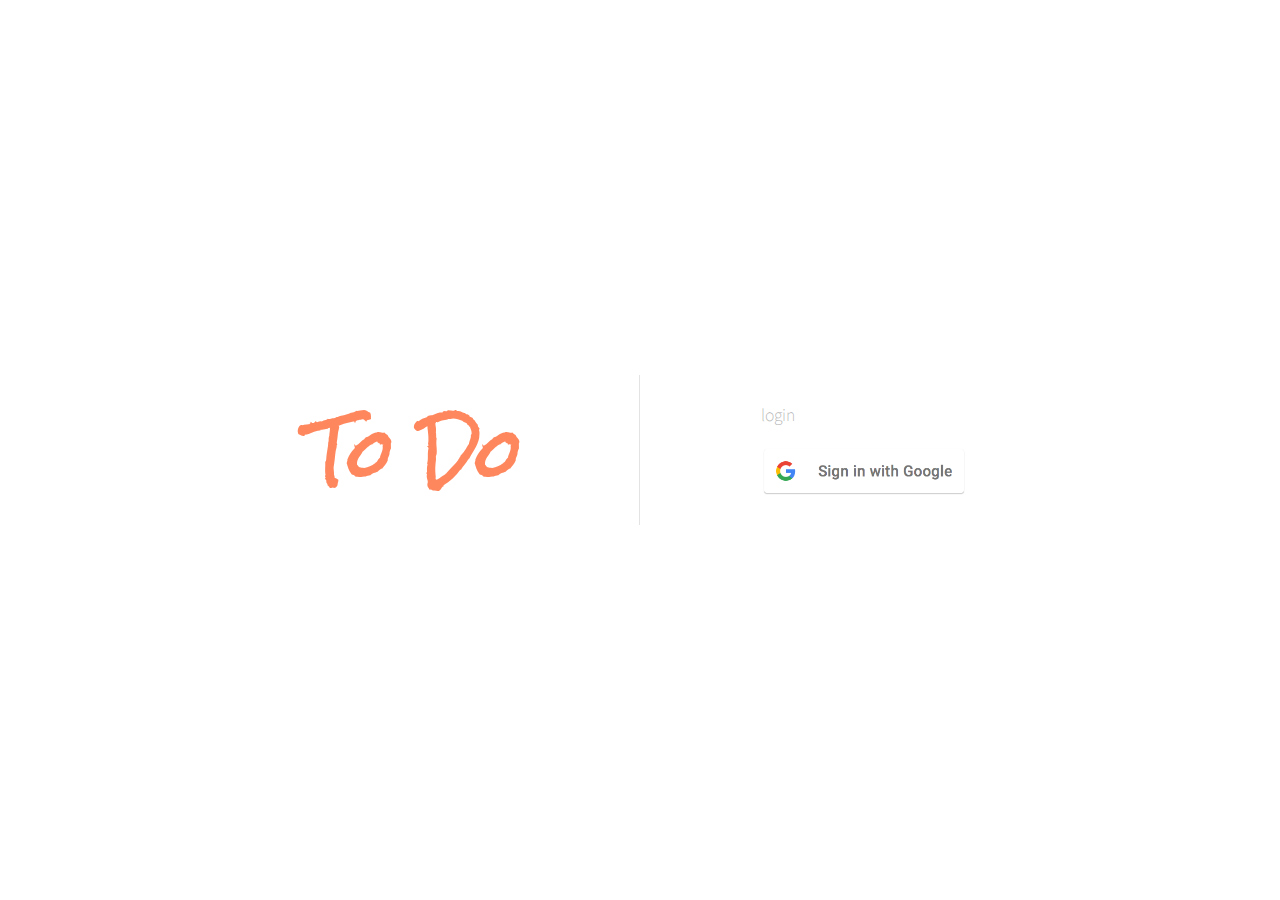
<file: public/index.html>
<!DOCTYPE html>
<html>
<head>
	<meta name="viewport" content="width=device-width, initial-scale=1">
	<title>로그인</title>
	<meta charset="utf-8">
	<link href="https://fonts.googleapis.com/css?family=Noto+Sans+KR:100,300,400,500,700,900|Open+Sans+Condensed:300|Rock+Salt&display=swap" rel="stylesheet"> 
	<link rel="stylesheet" type="text/css" href="css/login.css">
</head>
<body>
	<div id="container">
		<section>
			<div class="inner">
				<h1 class="logo">To Do</h1>
				<div class="loginbtn">
					<label>login</label>
					<a href="/login">google 로그인</a>
				</div>
			</div>
		</section>
	</div>
</body>
</html>
</file>
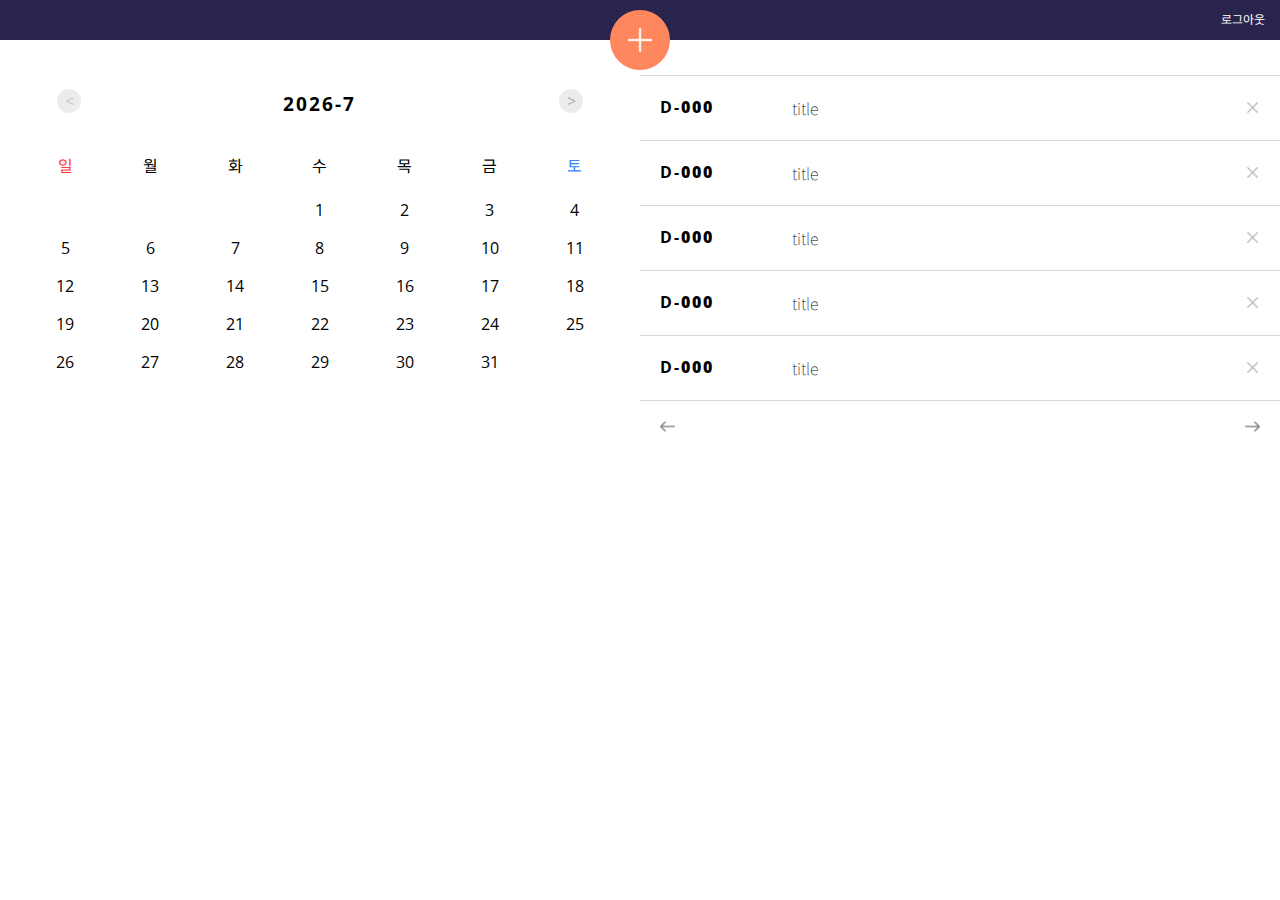
<file: public/todoList.html>
<!DOCTYPE html>
<html>
<head>
	<meta name="viewport" content="width=device-width, initial-scale=1">
	<title>To Do</title>
	<meta charset="utf-8">

	<link rel="stylesheet" type="text/css" href="css/todolist.css">
	<link rel="stylesheet" type="text/css" href="css/media.css" media="(max-width:768px)">
	<link href="https://fonts.googleapis.com/css?family=Noto+Sans+KR:100,300,400,500,700,900|Open+Sans+Condensed:300&display=swap" rel="stylesheet"> 
	<script type="text/javascript" src="js/jquery-3.4.1.min.js"></script>
	<script type="text/javascript" src="js/calender.js"></script>
	<script>
		$(document).ready(
			function(){
				// 추가 버튼 누르면 취소 버튼 활성화
				$(".plus").click(
					function(){
						$("section").addClass("popupDown");
						$("section").removeClass("popupUp");
						$(".plus").addClass("hide");
						$(".cancel").addClass("show");
					}
				);

				// 취소 버튼 누르면 추가 버튼 활성화
				$(".cancel").click(
					function(){
						$("section").toggleClass("popupDown");
						$("section").toggleClass("popupUp");
						$(".plus").removeClass("hide");
						$(".cancel").removeClass("show");
					}
				);

				// 특정 날을 달력에서 클릭하면 다른 날 클릭 비활성화
				$(".calendar-body tr td").click(
					function(){
						$(this).addClass("dayClick");
						$(this).siblings().removeClass("dayClick");
						$(this).parent().siblings().children().removeClass("dayClick");
					}
				);
				
				// //로그인에 성공하면 안에 있는 텍스트가 '로그아웃'으로 변경
				// if($("").()){
				// 	$("#navi .login").text('로그아웃');
				// }



				//텍스트가 '로그아웃'으로 바뀐 상태에서 클릭하면 텍스트를 '로그인'으로 변경
				// let loginText = '로그아웃'

				// $("#navi .login").click(
				// 	function(){
				// 		if(loginText.match("로그아웃") == "로그아웃"){
				// 			$("#navi .login").text('로그인');
				// 		}
				// 	}
				// );

				// 현재 날짜가 종료일로 기본 설정 되도록 설정
				document.getElementById('now_date').valueAsDate = new Date();
			}	
		);

		

	</script>
</head>
<body>
	<div id="container">
		<!-- 상단 영역---------------------------------------------------------------------------------------------------------- -->
		<header>
			<nav id="navi">
				<a class="plus " href="#">추가</a>
				<a class="cancel" href="#">취소</a>
				<a class="login" href="/common/logout">로그아웃</a>
			</nav>
		</header>
		
		<section>
			<div id="pluslist">
				<div>
					<form class="todoTitle" action="">
						<label>할 일</label>
						<input type="text" maxlength="15">
					</form>
					<form class="todoDday" action="">
						<label>종료일</label>
						<input type="date" id="now_date" max="9999-12-31">
					</form>
				</div>
				<input class="submit" type="submit" value="등록"></input>
			</div>
			<!-- 컨텐츠 영역---------------------------------------------------------------------------------------------------------- -->
			<!-- 달력--------------------------------- -->
			<div id="left">
				<table id="calendar" align="center">
		          	<thead class="arrow">
		            	<tr class="btn-wrap clearfix">
			              	<td>
			                	<label id="prev">
			                   		&#60;
			                	</label>
			              	</td>
			              	<td align="center" id="current-year-month" colspan="5"></td>
			              	<td>
			                	<label id="next" >
			                    	&#62;
			                	</label>
			              	</td>
		            	</tr>
		            </thead>
		            <thead class="day">
		            	<tr>
			                <td class ="sun" align="center">일</td>
			                <td align="center">월</td>
			                <td align="center">화</td>
			                <td align="center">수</td>
			                <td align="center">목</td>
			                <td align="center">금</td>
			                <td class= "sat" align="center">토</td>
		              	</tr>
		          	</thead>
		          	<tbody id="calendar-body" class="calendar-body">
		          		<tr class="col1">
		          			<td class="1"></td>
		          			<td class="2"></td>
		          			<td class="3"></td>
		          			<td class="4"></td>
		          			<td class="5"></td>
		          			<td class="6"></td>
		          			<td class="7"></td>
		          		</tr>
		          		<tr class="col2">
		          			<td class="8"></td>
		          			<td class="9"></td>
		          			<td class="10"></td>
		          			<td class="11"></td>
		          			<td class="12"></td>
		          			<td class="13"></td>
		          			<td class="14"></td>
		          		</tr>
		          		<tr class="col3">
		          			<td class="15"></td>
		          			<td class="16"></td>
		          			<td class="17"></td>
		          			<td class="18"></td>
		          			<td class="19"></td>
		          			<td class="20"></td>
		          			<td class="21"></td>
		          		</tr>
		          		<tr class="col4">
		          			<td class="22"></td>
		          			<td class="23"></td>
		          			<td class="24"></td>
		          			<td class="25"></td>
		          			<td class="26"></td>
		          			<td class="27"></td>
		          			<td class="28"></td>
		          		</tr>
		          		<tr class="col5">
		          			<td class="29"></td>
		          			<td class="30"></td>
		          			<td class="31"></td>
		          			<td class="32"></td>
		          			<td class="33"></td>
		          			<td class="34"></td>
		          			<td class="35"></td>
		          		</tr>
		          		<tr class="col6">
		          			<td class="36"></td>
		          			<td class="37"></td>
		          			<td class="38"></td>
		          			<td class="39"></td>
		          			<td class="40"></td>
		          			<td class="41"></td>
		          			<td class="42"></td>
		          		</tr>
		          	</tbody>
		        </table>
			</div>
			<!-- to do 목록--------------------------------- -->
			<div id="todo">
				<div id="inner">
					<ul class="page">
						<li>
							<div class="content">
								<span class="dday">D-<b>000</b></span>
								<p class="title">title</p>
								<button class="delect">삭제</button>
							</div>
						</li>
						<li>
							<div class="content">
								<span class="dday">D-<b>000</b></span>
								<p class="title">title</p>
								<button class="delect">삭제</button>
							</div>
						</li>
						<li>
							<div class="content">
								<span class="dday">D-<b>000</b></span>
								<p class="title">title</p>
								<button class="delect">삭제</button>
							</div>
						</li>
						<li>
							<div class="content">
								<span class="dday">D-<b>000</b></span>
								<p class="title">title</p>
								<button class="delect">삭제</button>
							</div>
						</li>
						<li>
							<div class="content">
								<span class="dday">D-<b>000</b></span>
								<p class="title">title</p>
								<button class="delect">삭제</button>
							</div>
						</li>
					</ul>
					<div id="paging">
						<div class="btns">
							<a class="btnPrev" href="#"><em>이전</em></a>
							<a class="btnNext" href="#"><em>다음</em></a>
						</div>
					</div>
				</div>
			</div>
		</section>
	</div>
</body>
</html>
</file>
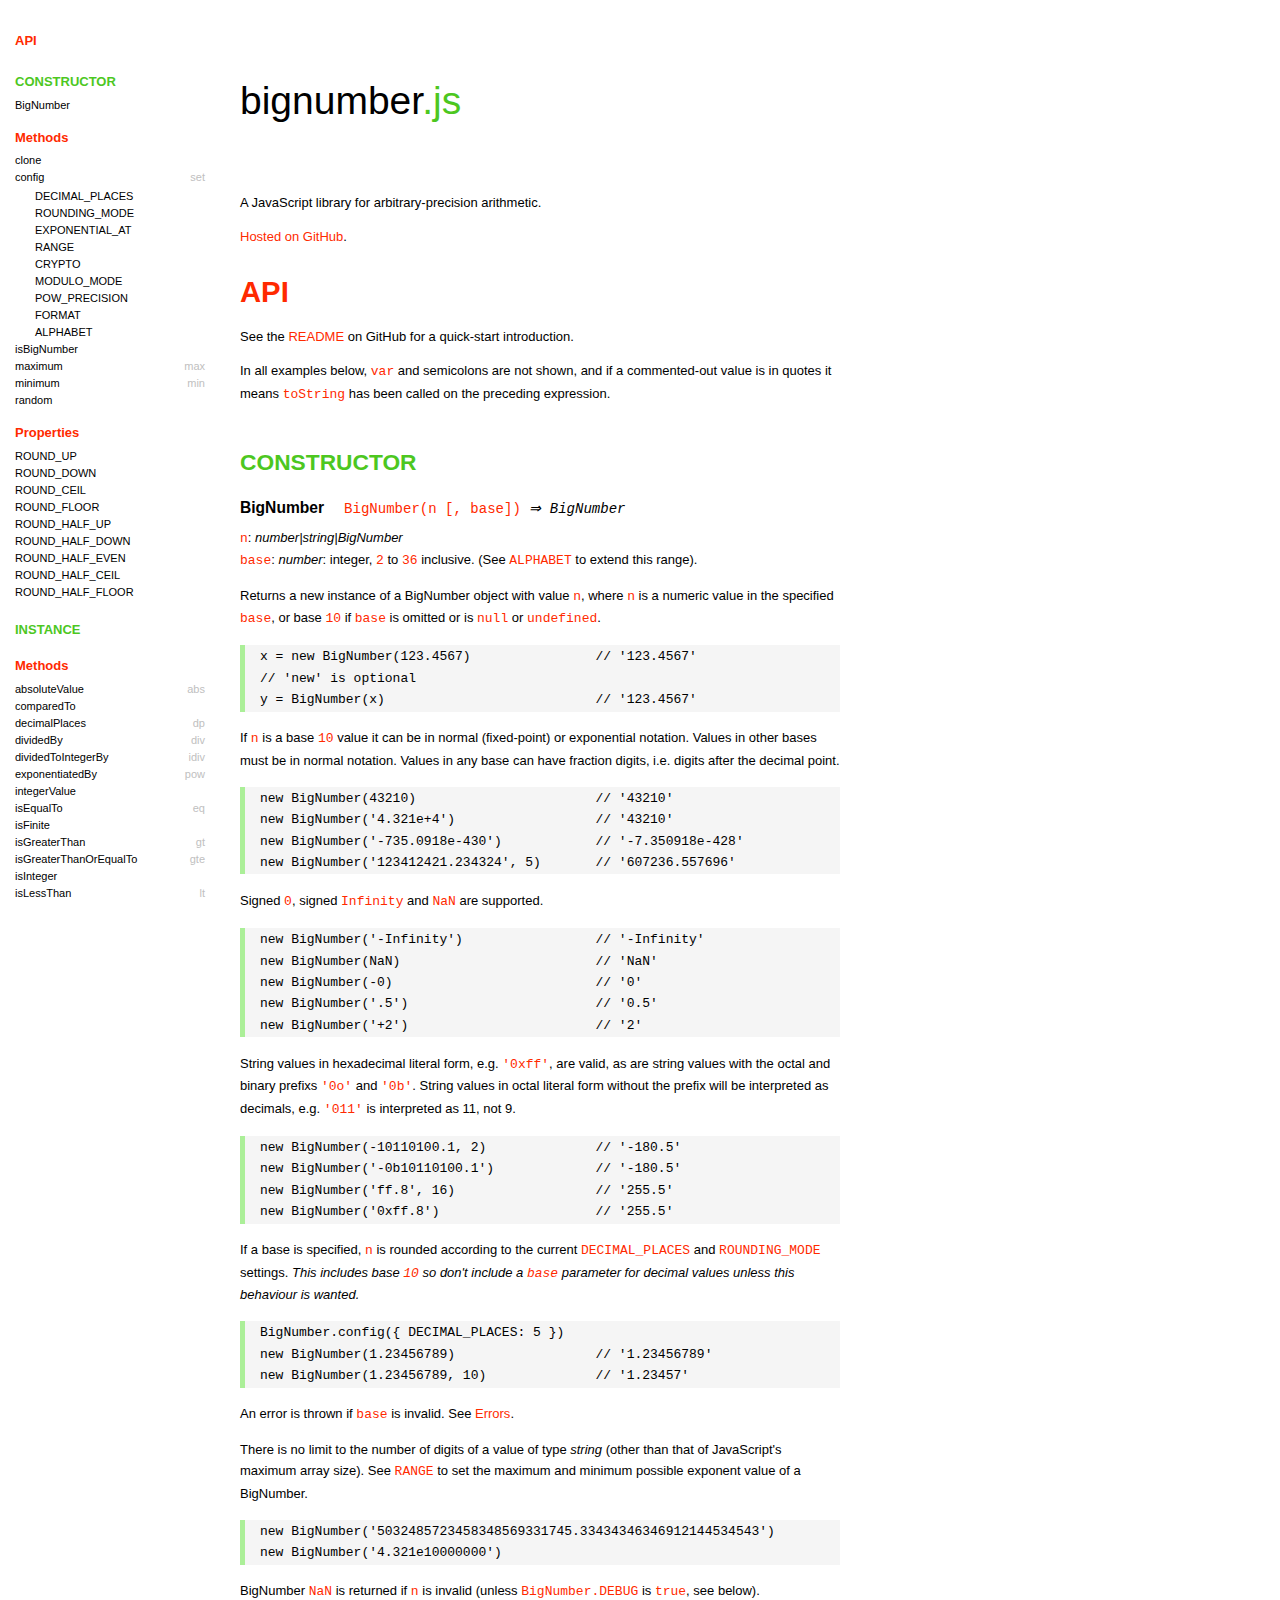
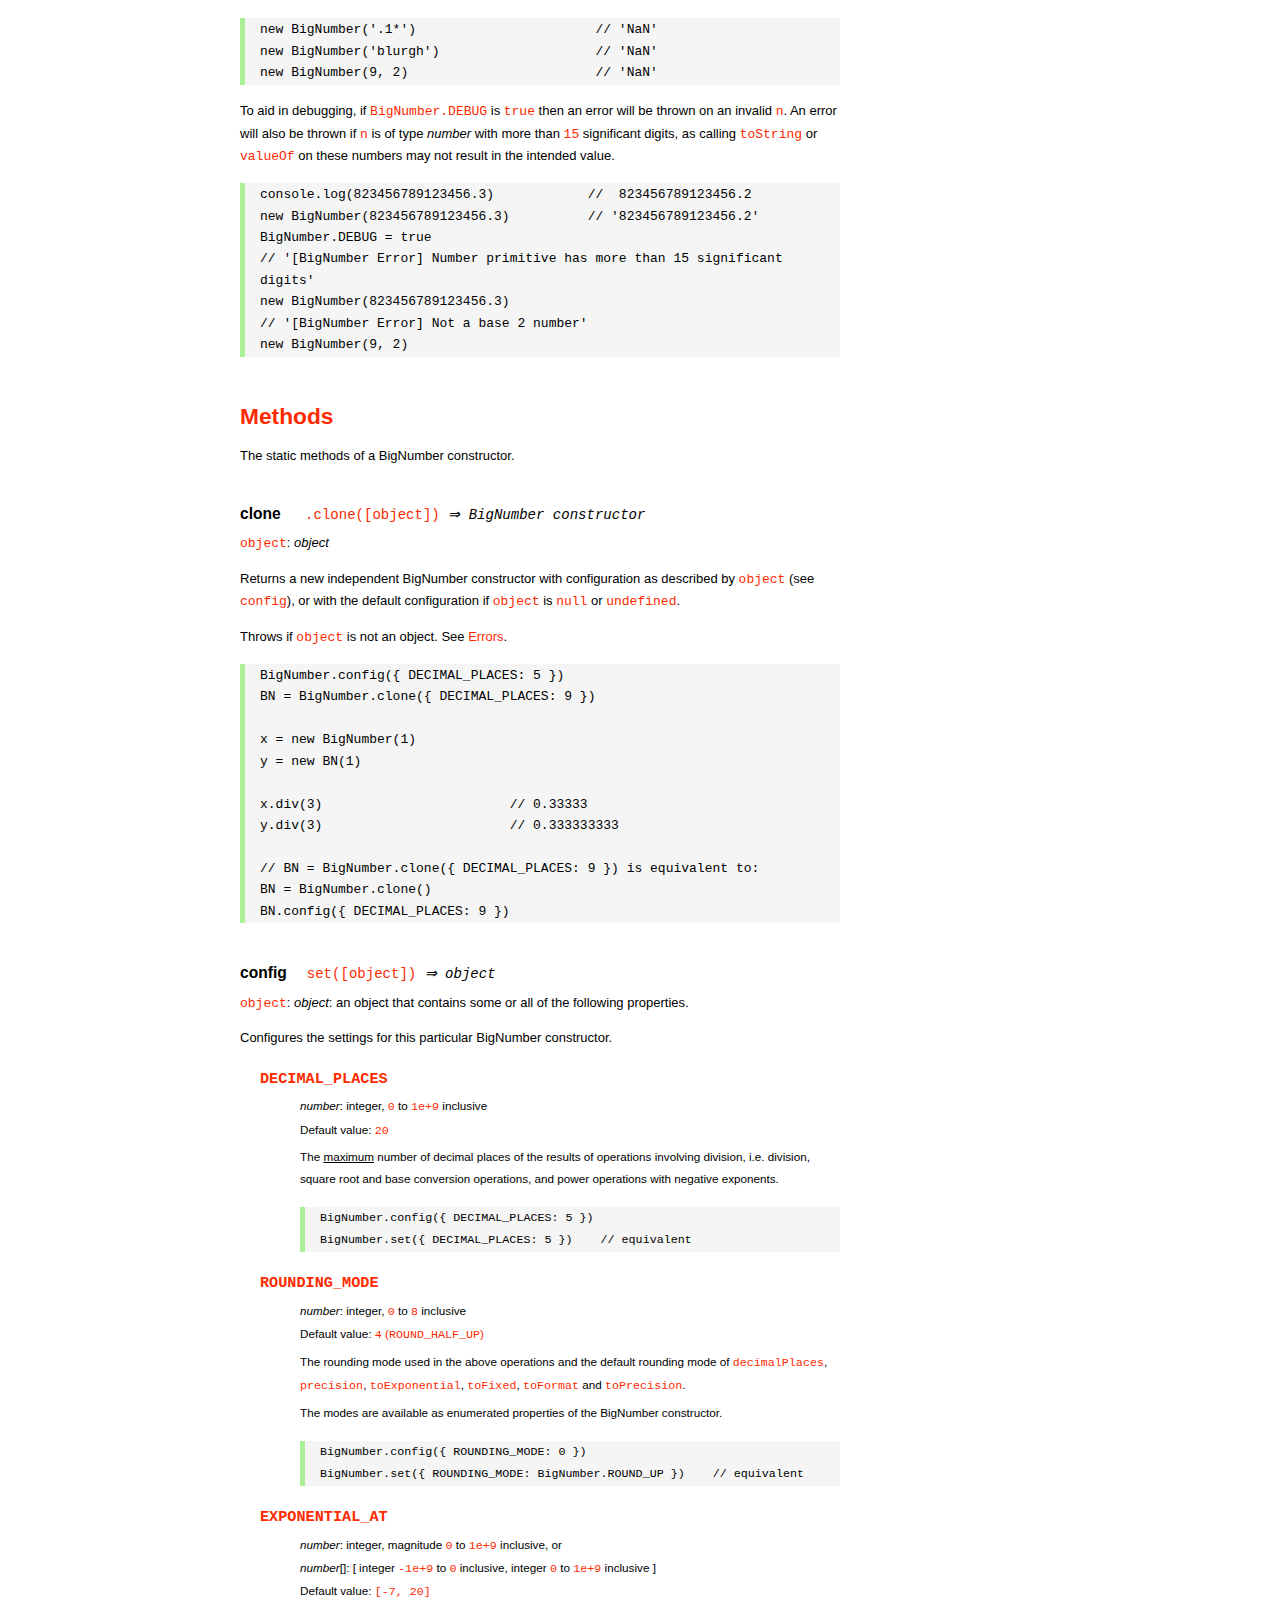
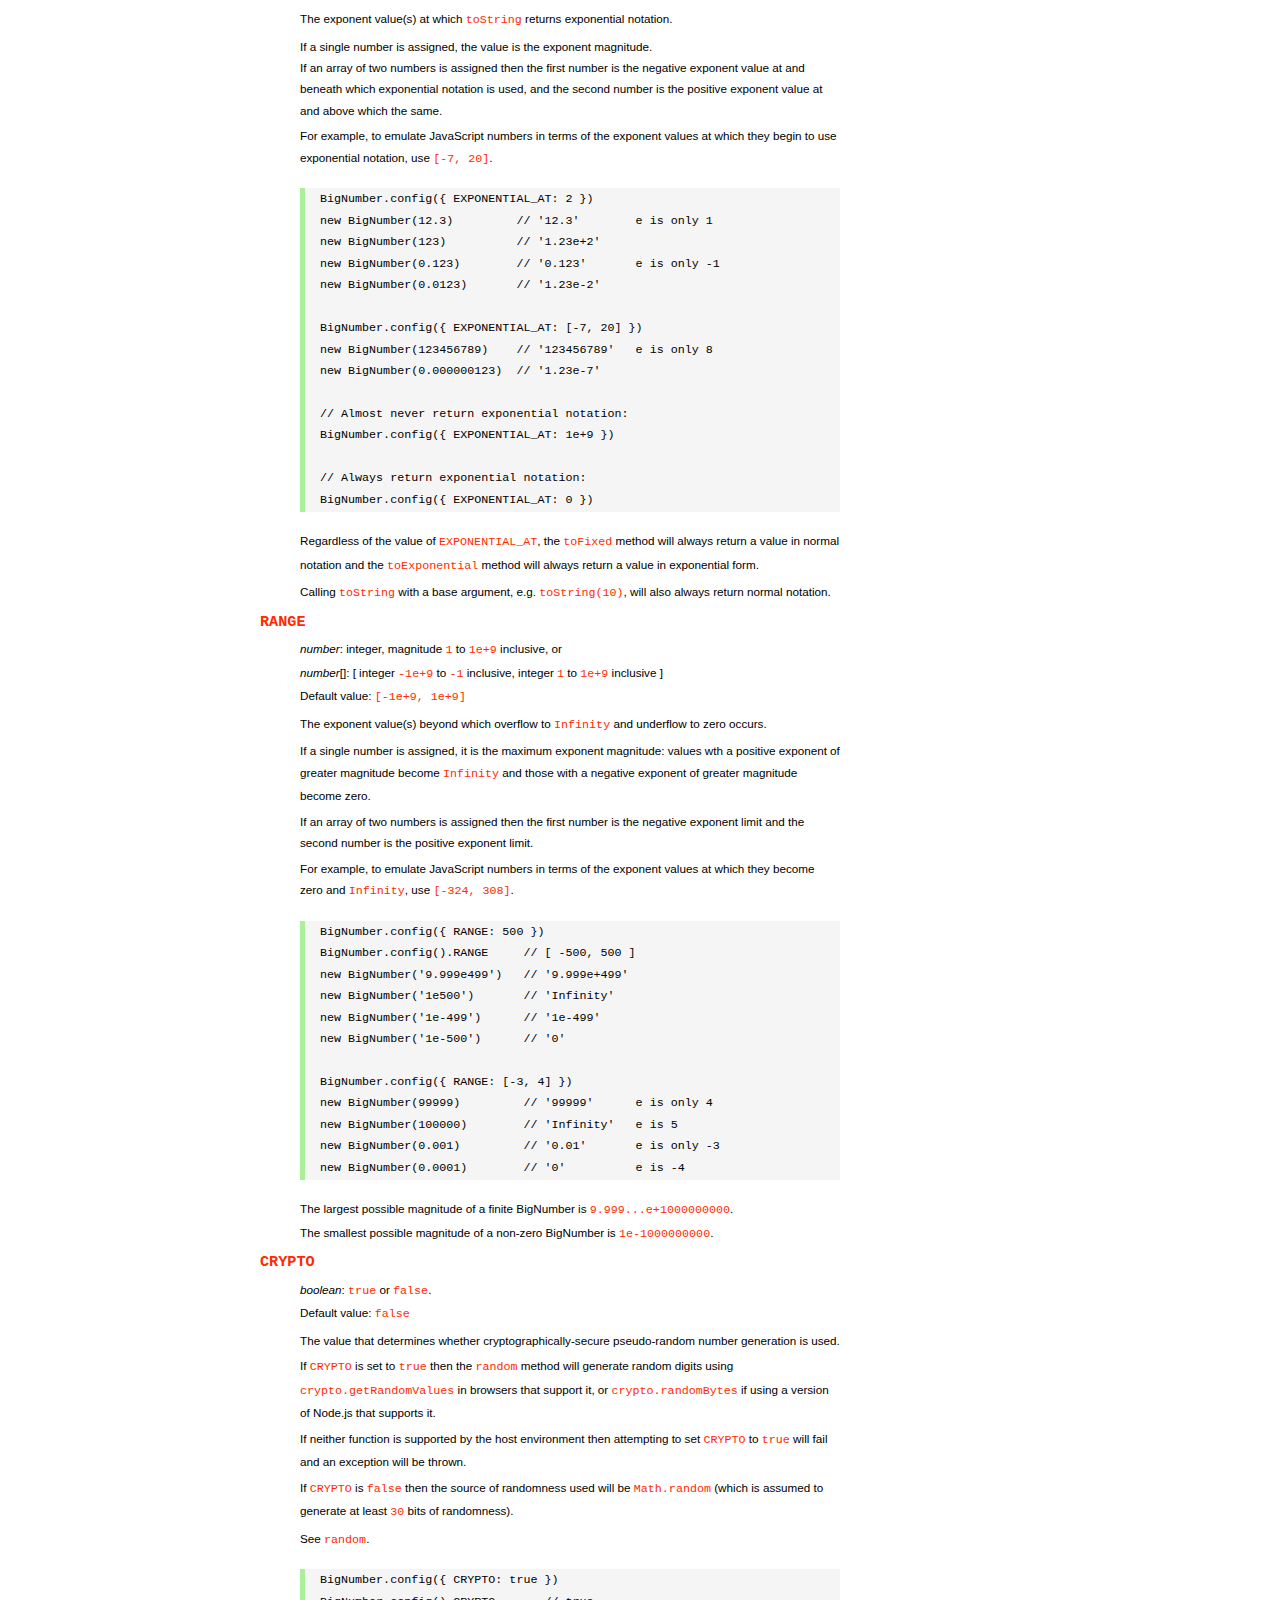
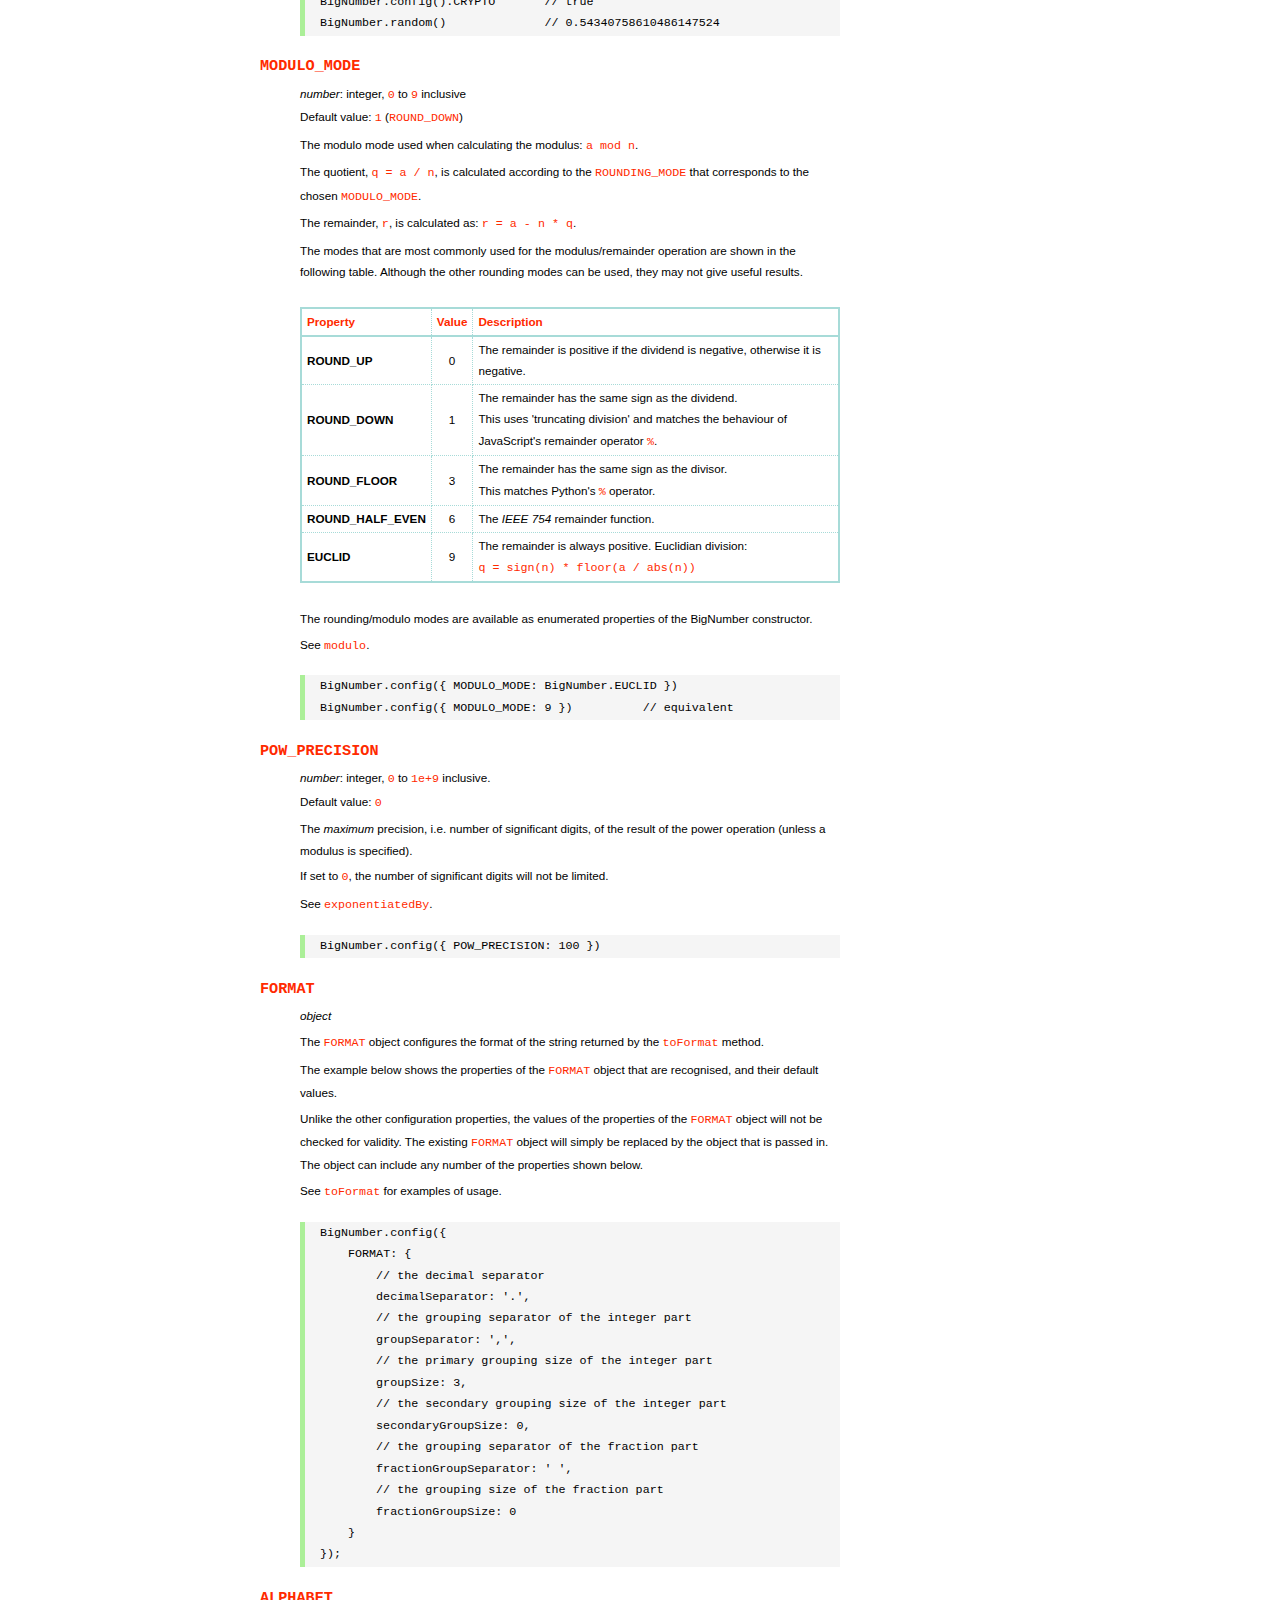
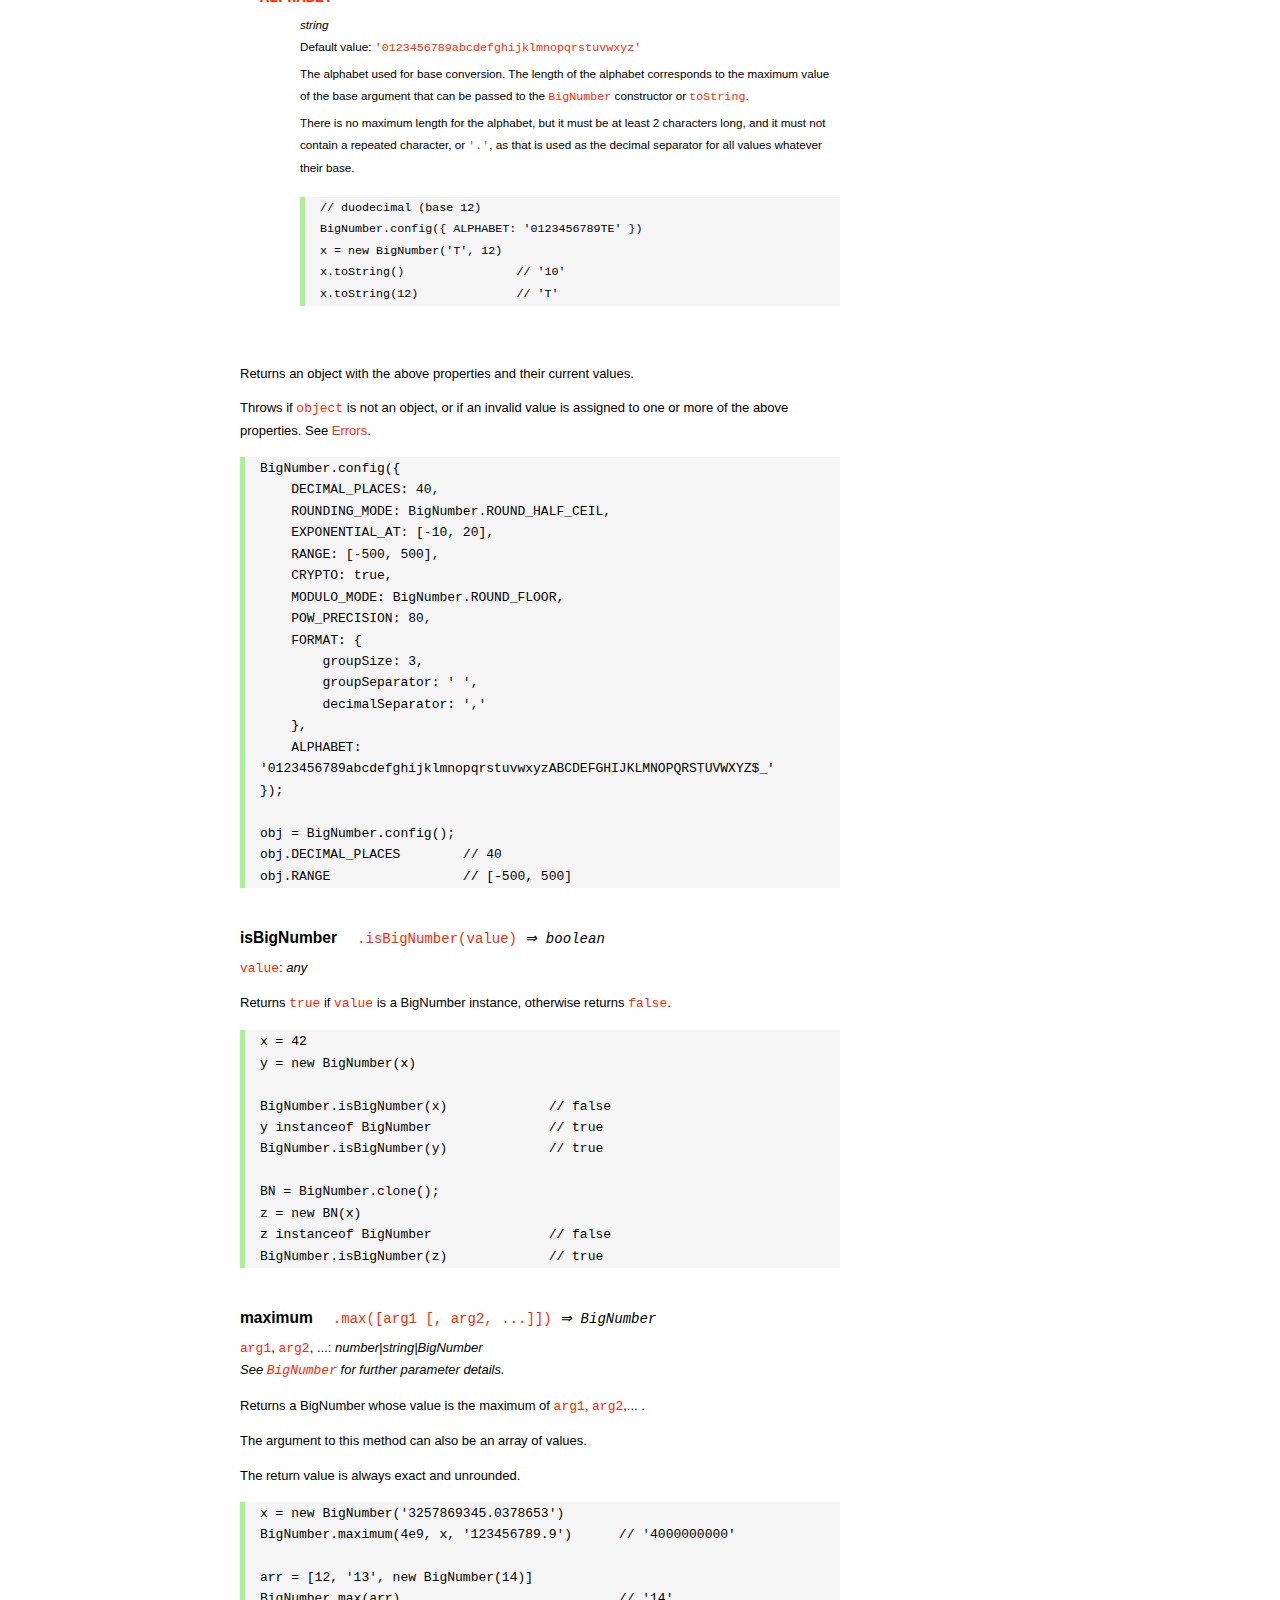
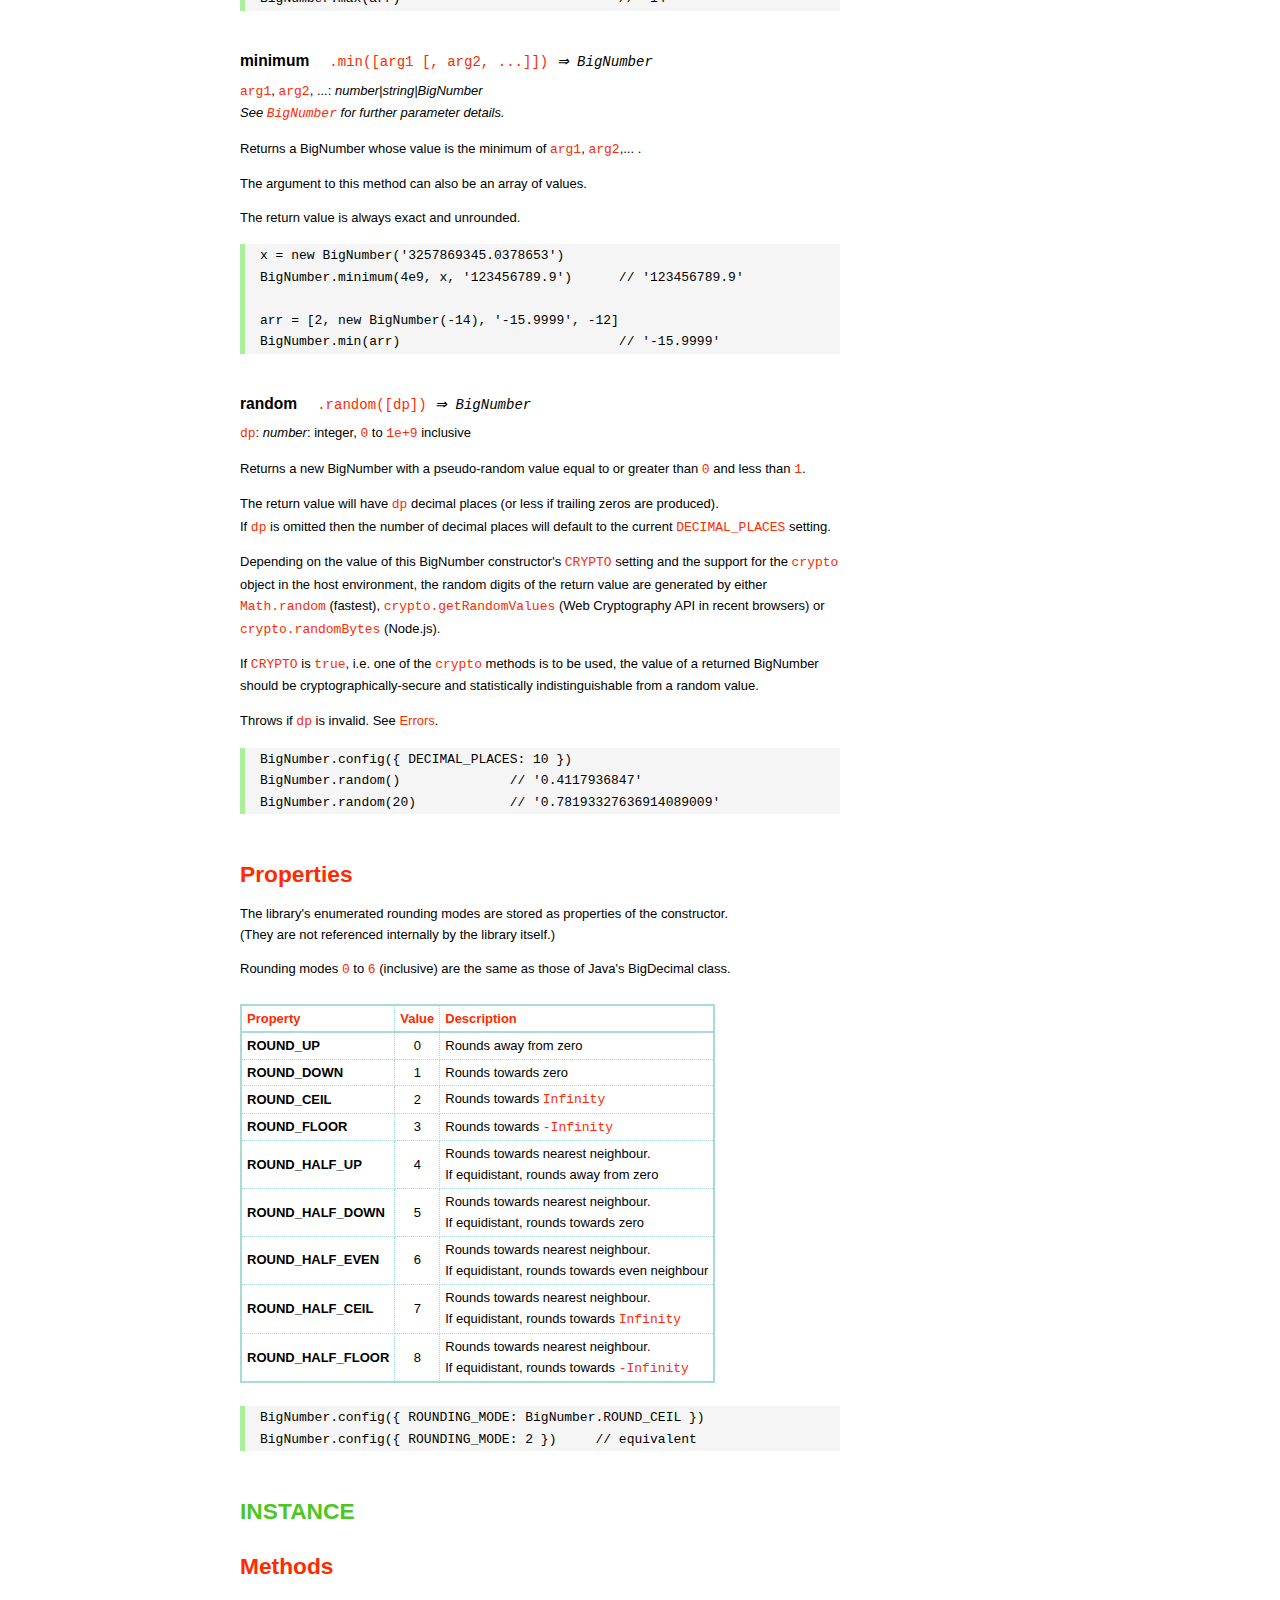
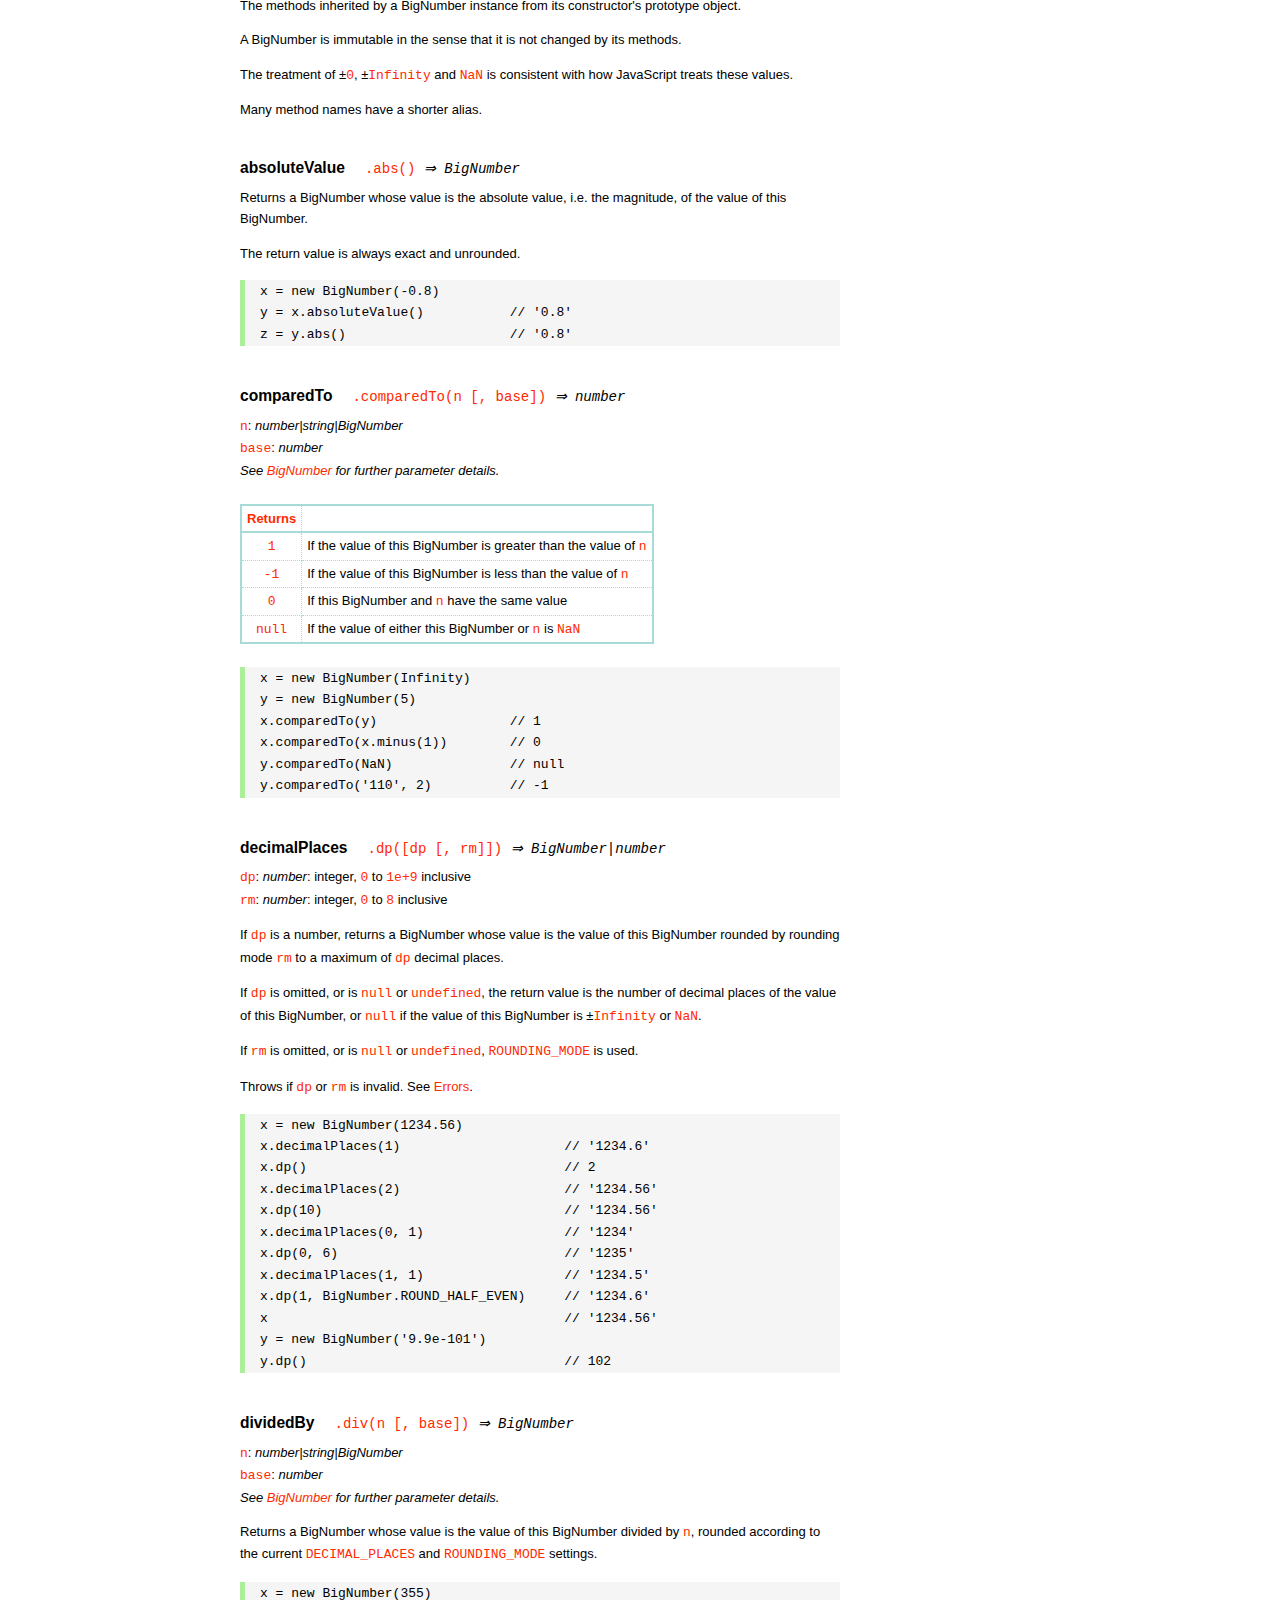
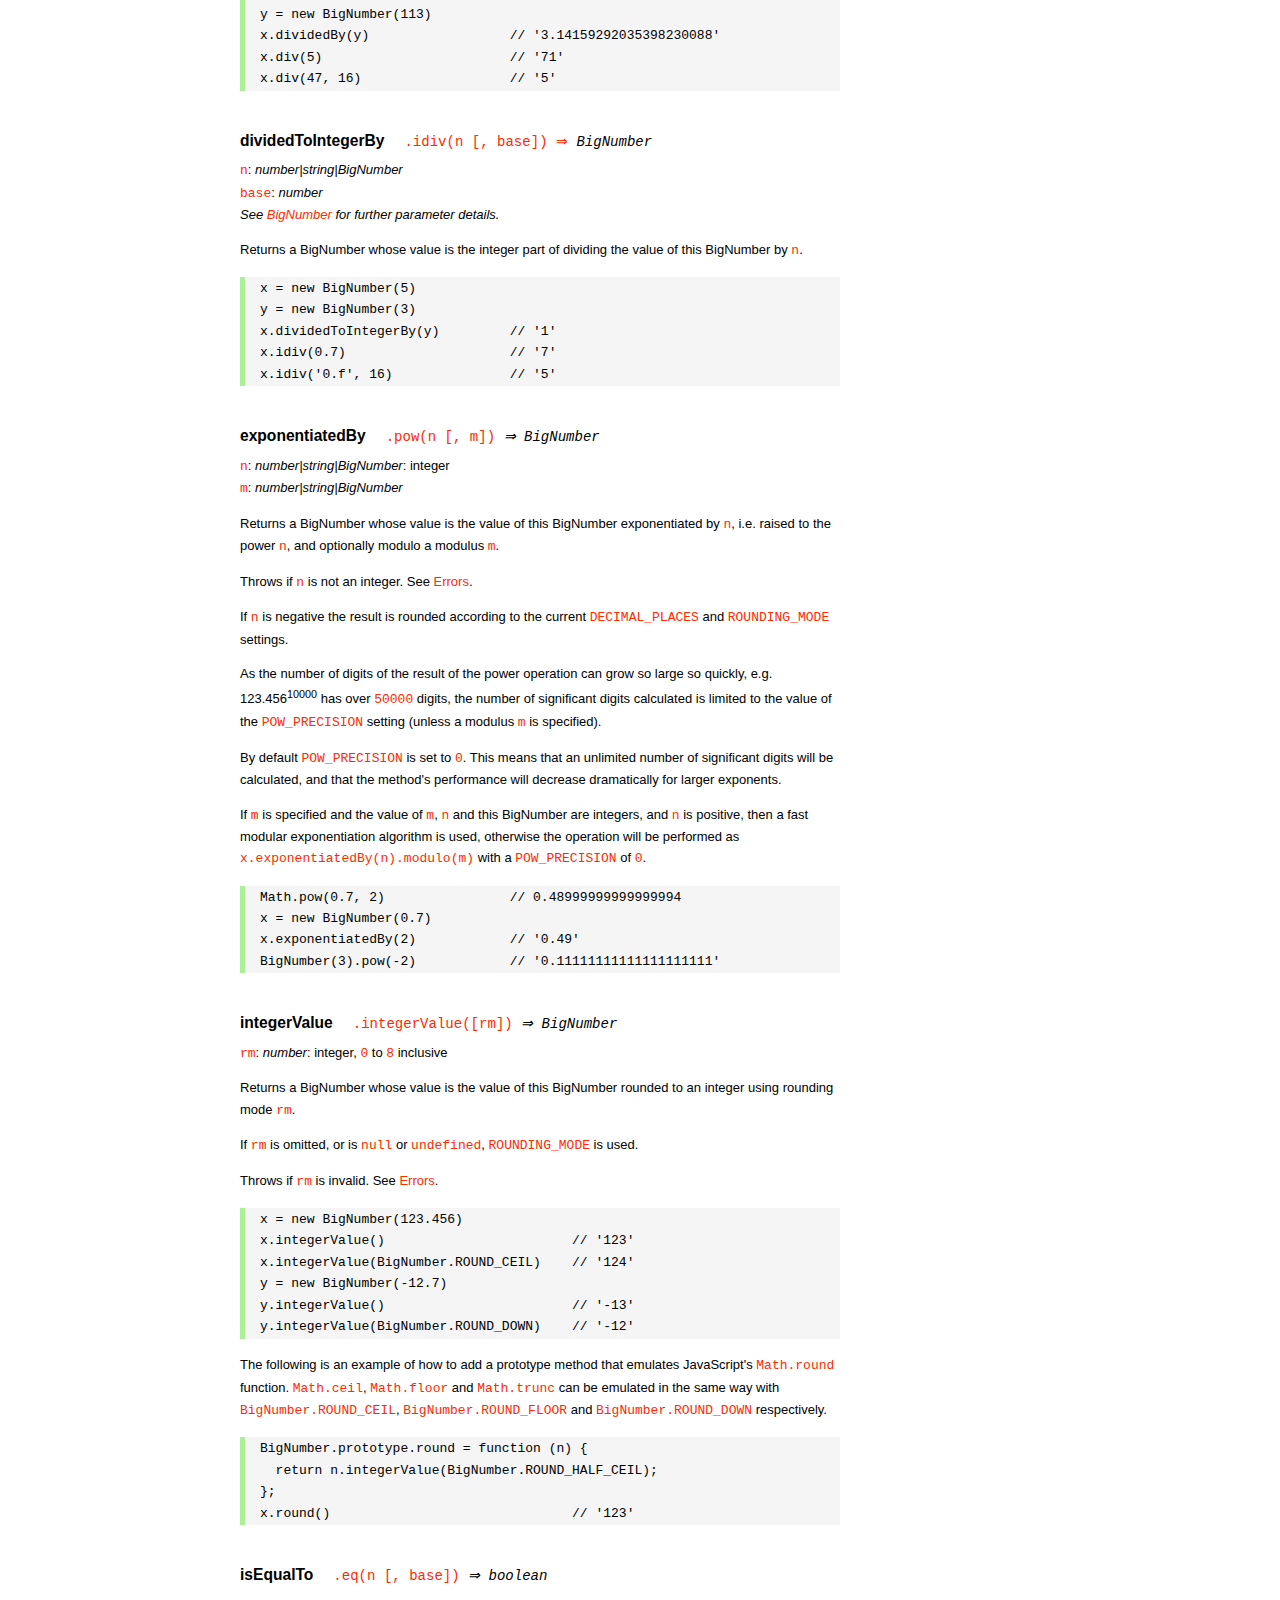
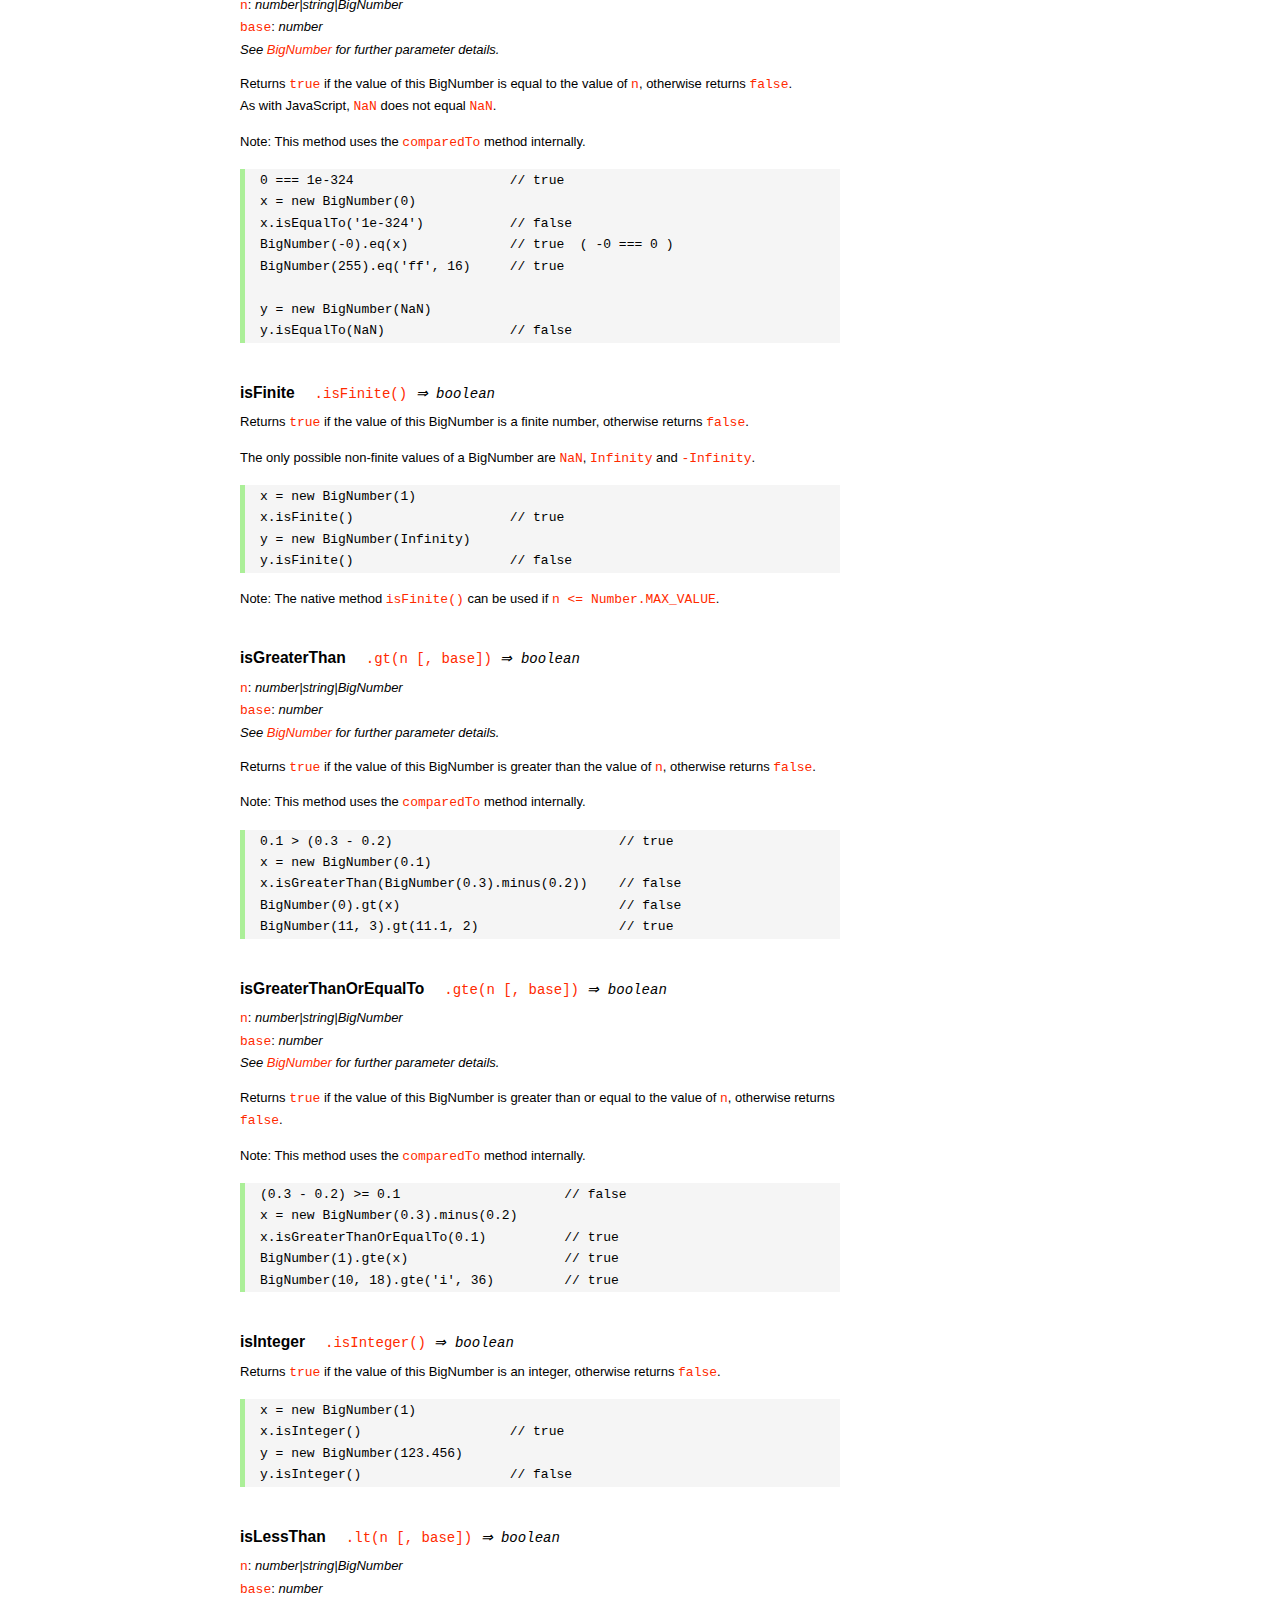
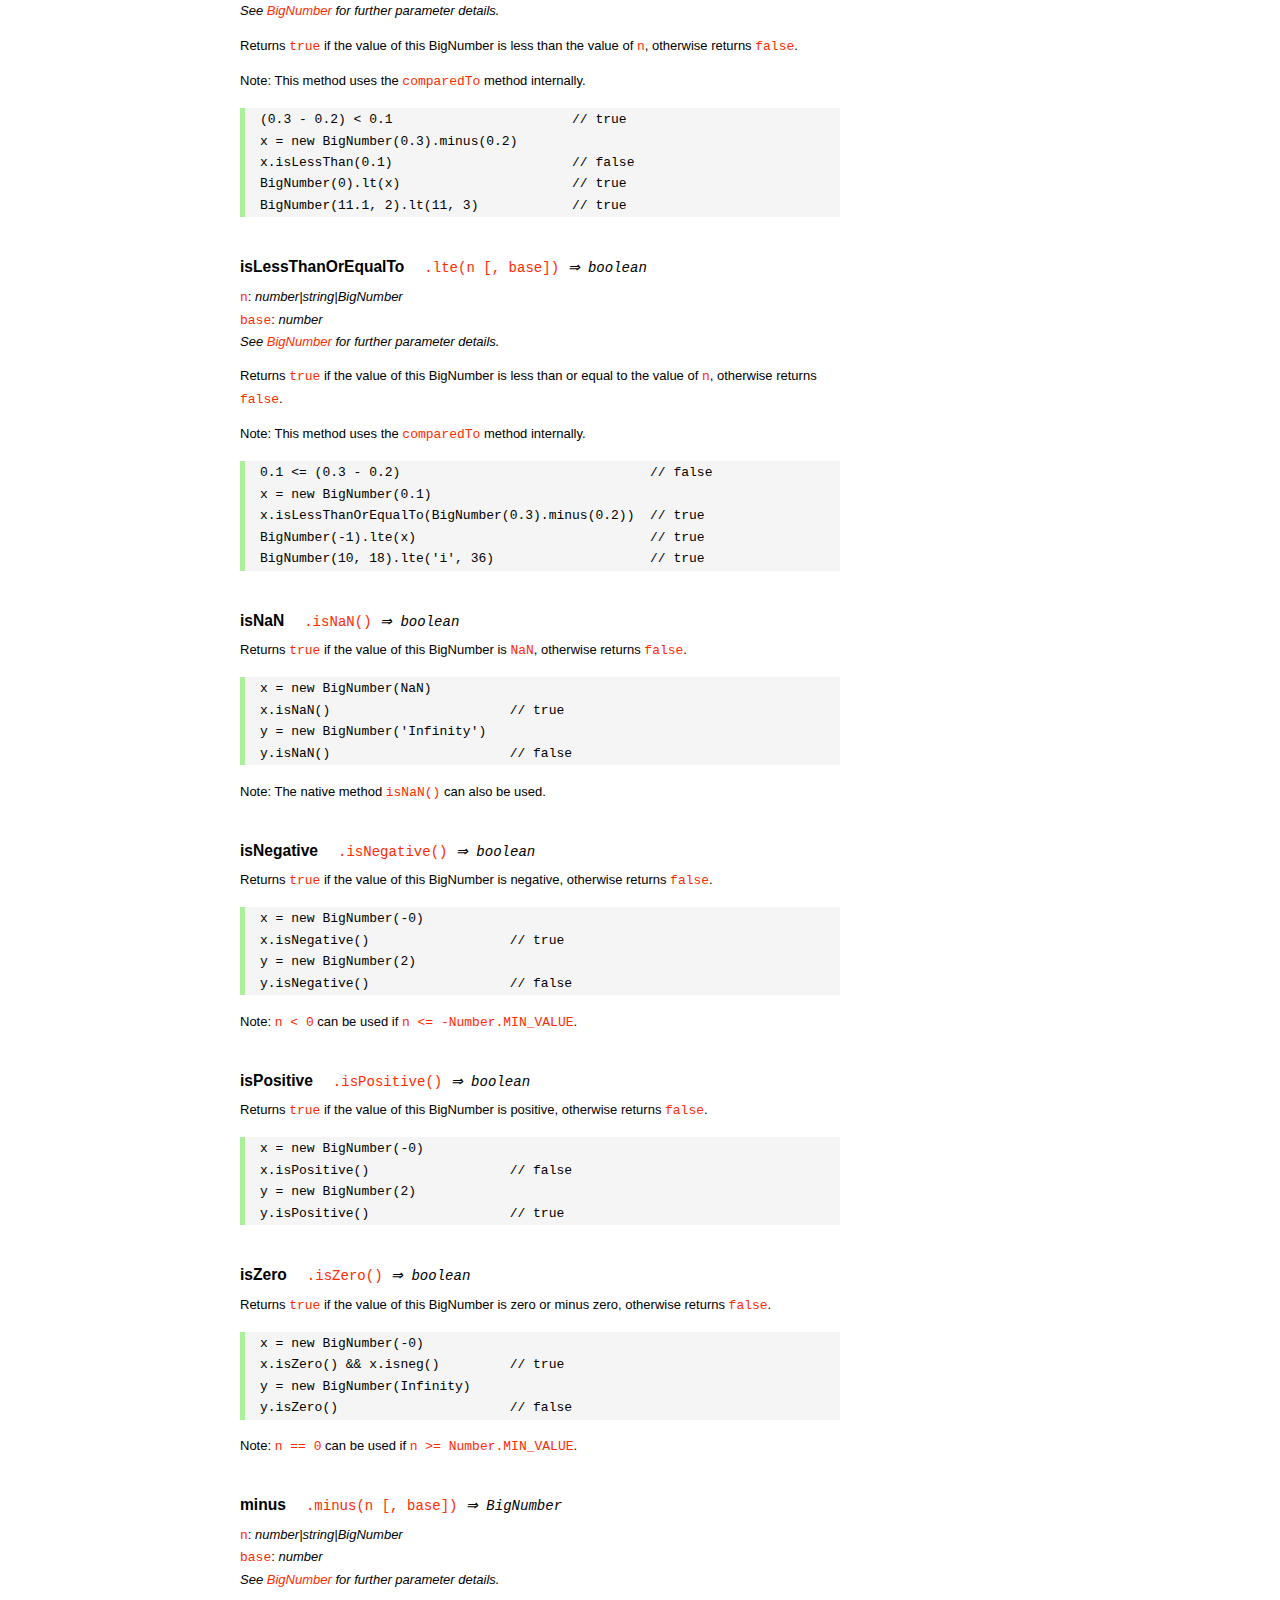
<file: node_modules/bignumber.js/doc/API.html>
<!DOCTYPE HTML>
<html>
<head>
<meta charset="utf-8">
<meta http-equiv="X-UA-Compatible" content="IE=edge">
<meta name="Author" content="M Mclaughlin">
<title>bignumber.js API</title>
<style>
html{font-size:100%}
body{background:#fff;font-family:"Helvetica Neue",Helvetica,Arial,sans-serif;font-size:13px;
  line-height:1.65em;min-height:100%;margin:0}
body,i{color:#000}
.nav{background:#fff;position:fixed;top:0;bottom:0;left:0;width:200px;overflow-y:auto;
  padding:15px 0 30px 15px}
div.container{width:600px;margin:50px 0 50px 240px}
p{margin:0 0 1em;width:600px}
pre,ul{margin:1em 0}
h1,h2,h3,h4,h5{margin:0;padding:1.5em 0 0}
h1,h2{padding:.75em 0}
h1{font:400 3em Verdana,sans-serif;color:#000;margin-bottom:1em}
h2{font-size:2.25em;color:#ff2a00}
h3{font-size:1.75em;color:#4dc71f}
h4{font-size:1.75em;color:#ff2a00;padding-bottom:.75em}
h5{font-size:1.2em;margin-bottom:.4em}
h6{font-size:1.1em;margin-bottom:0.8em;padding:0.5em 0}
dd{padding-top:.35em}
dt{padding-top:.5em}
b{font-weight:700}
dt b{font-size:1.3em}
a,a:visited{color:#ff2a00;text-decoration:none}
a:active,a:hover{outline:0;text-decoration:underline}
.nav a,.nav b,.nav a:visited{display:block;color:#ff2a00;font-weight:700; margin-top:15px}
.nav b{color:#4dc71f;margin-top:20px;cursor:default;width:auto}
ul{list-style-type:none;padding:0 0 0 20px}
.nav ul{line-height:14px;padding-left:0;margin:5px 0 0}
.nav ul a,.nav ul a:visited,span{display:inline;color:#000;font-family:Verdana,Geneva,sans-serif;
  font-size:11px;font-weight:400;margin:0}
.inset,ul.inset{margin-left:20px}
.inset{font-size:.9em}
.nav li{width:auto;margin:0 0 3px}
.alias{font-style:italic;margin-left:20px}
table{border-collapse:collapse;border-spacing:0;border:2px solid #a7dbd8;margin:1.75em 0;padding:0}
td,th{text-align:left;margin:0;padding:2px 5px;border:1px dotted #a7dbd8}
th{border-top:2px solid #a7dbd8;border-bottom:2px solid #a7dbd8;color:#ff2a00}
code,pre{font-family:Consolas, monaco, monospace;font-weight:400}
pre{background:#f5f5f5;white-space:pre-wrap;word-wrap:break-word;border-left:5px solid #abef98;
  padding:1px 0 1px 15px;margin:1.2em 0}
code,.nav-title{color:#ff2a00}
.end{margin-bottom:25px}
.centre{text-align:center}
.error-table{font-size:13px;width:100%}
#faq{margin:3em 0 0}
li span{float:right;margin-right:10px;color:#c0c0c0}
#js{font:inherit;color:#4dc71f}
</style>
</head>
<body>

  <div class="nav">

    <a class='nav-title' href="#">API</a>

    <b> CONSTRUCTOR </b>
    <ul>
      <li><a href="#bignumber">BigNumber</a></li>
    </ul>

    <a href="#methods">Methods</a>
    <ul>
      <li><a href="#clone">clone</a></li>
      <li><a href="#config" >config</a><span>set</span></li>
      <li>
        <ul class="inset">
          <li><a href="#decimal-places">DECIMAL_PLACES</a></li>
          <li><a href="#rounding-mode" >ROUNDING_MODE</a></li>
          <li><a href="#exponential-at">EXPONENTIAL_AT</a></li>
          <li><a href="#range"         >RANGE</a></li>
          <li><a href="#crypto"        >CRYPTO</a></li>
          <li><a href="#modulo-mode"   >MODULO_MODE</a></li>
          <li><a href="#pow-precision" >POW_PRECISION</a></li>
          <li><a href="#format"        >FORMAT</a></li>
          <li><a href="#alphabet"      >ALPHABET</a></li>
        </ul>
      </li>
      <li><a href="#isBigNumber">isBigNumber</a></li>
      <li><a href="#max"        >maximum</a><span>max</span></li>
      <li><a href="#min"        >minimum</a><span>min</span></li>
      <li><a href="#random"     >random</a></li>
    </ul>

    <a href="#constructor-properties">Properties</a>
    <ul>
      <li><a href="#round-up"        >ROUND_UP</a></li>
      <li><a href="#round-down"      >ROUND_DOWN</a></li>
      <li><a href="#round-ceil"      >ROUND_CEIL</a></li>
      <li><a href="#round-floor"     >ROUND_FLOOR</a></li>
      <li><a href="#round-half-up"   >ROUND_HALF_UP</a></li>
      <li><a href="#round-half-down" >ROUND_HALF_DOWN</a></li>
      <li><a href="#round-half-even" >ROUND_HALF_EVEN</a></li>
      <li><a href="#round-half-ceil" >ROUND_HALF_CEIL</a></li>
      <li><a href="#round-half-floor">ROUND_HALF_FLOOR</a></li>
    </ul>

    <b> INSTANCE </b>

    <a href="#prototype-methods">Methods</a>
    <ul>
      <li><a href="#abs"    >absoluteValue         </a><span>abs</span>  </li>
      <li><a href="#cmp"    >comparedTo            </a>                  </li>
      <li><a href="#dp"     >decimalPlaces         </a><span>dp</span>   </li>
      <li><a href="#div"    >dividedBy             </a><span>div</span>  </li>
      <li><a href="#divInt" >dividedToIntegerBy    </a><span>idiv</span> </li>
      <li><a href="#pow"    >exponentiatedBy       </a><span>pow</span>  </li>
      <li><a href="#int"    >integerValue          </a>                  </li>
      <li><a href="#eq"     >isEqualTo             </a><span>eq</span>   </li>
      <li><a href="#isF"    >isFinite              </a>                  </li>
      <li><a href="#gt"     >isGreaterThan         </a><span>gt</span>   </li>
      <li><a href="#gte"    >isGreaterThanOrEqualTo</a><span>gte</span>  </li>
      <li><a href="#isInt"  >isInteger             </a>                  </li>
      <li><a href="#lt"     >isLessThan            </a><span>lt</span>   </li>
      <li><a href="#lte"    >isLessThanOrEqualTo   </a><span>lte</span>  </li>
      <li><a href="#isNaN"  >isNaN                 </a>                  </li>
      <li><a href="#isNeg"  >isNegative            </a>                  </li>
      <li><a href="#isPos"  >isPositive            </a>                  </li>
      <li><a href="#isZ"    >isZero                </a>                  </li>
      <li><a href="#minus"  >minus                 </a>                  </li>
      <li><a href="#mod"    >modulo                </a><span>mod</span>  </li>
      <li><a href="#times"  >multipliedBy          </a><span>times</span></li>
      <li><a href="#neg"    >negated               </a>                  </li>
      <li><a href="#plus"   >plus                  </a>                  </li>
      <li><a href="#sd"     >precision             </a><span>sd</span>   </li>
      <li><a href="#shift"  >shiftedBy             </a>                  </li>
      <li><a href="#sqrt"   >squareRoot            </a><span>sqrt</span> </li>
      <li><a href="#toE"    >toExponential         </a>                  </li>
      <li><a href="#toFix"  >toFixed               </a>                  </li>
      <li><a href="#toFor"  >toFormat              </a>                  </li>
      <li><a href="#toFr"   >toFraction            </a>                  </li>
      <li><a href="#toJSON" >toJSON                </a>                  </li>
      <li><a href="#toN"    >toNumber              </a>                  </li>
      <li><a href="#toP"    >toPrecision           </a>                  </li>
      <li><a href="#toS"    >toString              </a>                  </li>
      <li><a href="#valueOf">valueOf               </a>                  </li>
    </ul>

    <a href="#instance-properties">Properties</a>
    <ul>
      <li><a href="#coefficient">c: coefficient</a></li>
      <li><a href="#exponent"   >e: exponent</a></li>
      <li><a href="#sign"       >s: sign</a></li>
    </ul>

    <a href="#zero-nan-infinity">Zero, NaN &amp; Infinity</a>
    <a href="#Errors">Errors</a>
    <a class='end' href="#faq">FAQ</a>

  </div>

  <div class="container">

    <h1>bignumber<span id='js'>.js</span></h1>

    <p>A JavaScript library for arbitrary-precision arithmetic.</p>
    <p><a href="https://github.com/MikeMcl/bignumber.js">Hosted on GitHub</a>. </p>

    <h2>API</h2>

    <p>
      See the <a href='https://github.com/MikeMcl/bignumber.js'>README</a> on GitHub for a
      quick-start introduction.
    </p>
    <p>
      In all examples below, <code>var</code> and semicolons are not shown, and if a commented-out
      value is in quotes it means <code>toString</code> has been called on the preceding expression.
    </p>


    <h3>CONSTRUCTOR</h3>


    <h5 id="bignumber">
      BigNumber<code class='inset'>BigNumber(n [, base]) <i>&rArr; BigNumber</i></code>
    </h5>
    <p>
      <code>n</code>: <i>number|string|BigNumber</i><br />
      <code>base</code>: <i>number</i>: integer, <code>2</code> to <code>36</code> inclusive. (See
      <a href='#alphabet'><code>ALPHABET</code></a> to extend this range).
    </p>
    <p>
      Returns a new instance of a BigNumber object with value <code>n</code>, where <code>n</code>
      is a numeric value in the specified <code>base</code>, or base <code>10</code> if
      <code>base</code> is omitted or is <code>null</code> or <code>undefined</code>.
    </p>
    <pre>
x = new BigNumber(123.4567)                // '123.4567'
// 'new' is optional
y = BigNumber(x)                           // '123.4567'</pre>
    <p>
      If <code>n</code> is a base <code>10</code> value it can be in normal (fixed-point) or
      exponential notation. Values in other bases must be in normal notation. Values in any base can
      have fraction digits, i.e. digits after the decimal point.
    </p>
    <pre>
new BigNumber(43210)                       // '43210'
new BigNumber('4.321e+4')                  // '43210'
new BigNumber('-735.0918e-430')            // '-7.350918e-428'
new BigNumber('123412421.234324', 5)       // '607236.557696'</pre>
    <p>
      Signed <code>0</code>, signed <code>Infinity</code> and <code>NaN</code> are supported.
    </p>
    <pre>
new BigNumber('-Infinity')                 // '-Infinity'
new BigNumber(NaN)                         // 'NaN'
new BigNumber(-0)                          // '0'
new BigNumber('.5')                        // '0.5'
new BigNumber('+2')                        // '2'</pre>
    <p>
      String values in hexadecimal literal form, e.g. <code>'0xff'</code>, are valid, as are
      string values with the octal and binary prefixs <code>'0o'</code> and <code>'0b'</code>.
      String values in octal literal form without the prefix will be interpreted as
      decimals, e.g. <code>'011'</code> is interpreted as 11, not 9.
    </p>
    <pre>
new BigNumber(-10110100.1, 2)              // '-180.5'
new BigNumber('-0b10110100.1')             // '-180.5'
new BigNumber('ff.8', 16)                  // '255.5'
new BigNumber('0xff.8')                    // '255.5'</pre>
    <p>
      If a base is specified, <code>n</code> is rounded according to the current
      <a href='#decimal-places'><code>DECIMAL_PLACES</code></a> and
      <a href='#rounding-mode'><code>ROUNDING_MODE</code></a> settings. <em>This includes base
      <code>10</code> so don't include a <code>base</code> parameter for decimal values unless
      this behaviour is wanted.</em>
    </p>
    <pre>BigNumber.config({ DECIMAL_PLACES: 5 })
new BigNumber(1.23456789)                  // '1.23456789'
new BigNumber(1.23456789, 10)              // '1.23457'</pre>
    <p>An error is thrown if <code>base</code> is invalid. See <a href='#Errors'>Errors</a>.</p>
    <p>
      There is no limit to the number of digits of a value of type <em>string</em> (other than
      that of JavaScript's maximum array size). See <a href='#range'><code>RANGE</code></a> to set
      the maximum and minimum possible exponent value of a BigNumber.
    </p>
    <pre>
new BigNumber('5032485723458348569331745.33434346346912144534543')
new BigNumber('4.321e10000000')</pre>
    <p>BigNumber <code>NaN</code> is returned if <code>n</code> is invalid
    (unless <code>BigNumber.DEBUG</code> is <code>true</code>, see below).</p>
    <pre>
new BigNumber('.1*')                       // 'NaN'
new BigNumber('blurgh')                    // 'NaN'
new BigNumber(9, 2)                        // 'NaN'</pre>
    <p>
      To aid in debugging, if <code>BigNumber.DEBUG</code> is <code>true</code> then an error will
      be thrown on an invalid <code>n</code>. An error will also be thrown if <code>n</code> is of
      type <em>number</em> with more than <code>15</code> significant digits, as calling
      <code><a href='#toS'>toString</a></code> or <code><a href='#valueOf'>valueOf</a></code> on
      these numbers may not result in the intended value.
    </p>
      <pre>
console.log(823456789123456.3)            //  823456789123456.2
new BigNumber(823456789123456.3)          // '823456789123456.2'
BigNumber.DEBUG = true
// '[BigNumber Error] Number primitive has more than 15 significant digits'
new BigNumber(823456789123456.3)
// '[BigNumber Error] Not a base 2 number'
new BigNumber(9, 2)</pre>




    <h4 id="methods">Methods</h4>
     <p>The static methods of a BigNumber constructor.</p>




    <h5 id="clone">clone
      <code class='inset'>.clone([object]) <i>&rArr; BigNumber constructor</i></code>
    </h5>
    <p><code>object</code>: <i>object</i></p>
    <p>
      Returns a new independent BigNumber constructor with configuration as described by
      <code>object</code> (see <a href='#config'><code>config</code></a>), or with the default
      configuration if <code>object</code> is <code>null</code> or <code>undefined</code>.
    </p>
    <p>
      Throws if <code>object</code> is not an object. See <a href='#Errors'>Errors</a>.
    </p>
    <pre>BigNumber.config({ DECIMAL_PLACES: 5 })
BN = BigNumber.clone({ DECIMAL_PLACES: 9 })

x = new BigNumber(1)
y = new BN(1)

x.div(3)                        // 0.33333
y.div(3)                        // 0.333333333

// BN = BigNumber.clone({ DECIMAL_PLACES: 9 }) is equivalent to:
BN = BigNumber.clone()
BN.config({ DECIMAL_PLACES: 9 })</pre>



    <h5 id="config">config<code class='inset'>set([object]) <i>&rArr; object</i></code></h5>
    <p>
      <code>object</code>: <i>object</i>: an object that contains some or all of the following
      properties.
    </p>
    <p>Configures the settings for this particular BigNumber constructor.</p>

    <dl class='inset'>
      <dt id="decimal-places"><code><b>DECIMAL_PLACES</b></code></dt>
      <dd>
        <i>number</i>: integer, <code>0</code> to <code>1e+9</code> inclusive<br />
        Default value: <code>20</code>
      </dd>
      <dd>
        The <u>maximum</u> number of decimal places of the results of operations involving
        division, i.e. division, square root and base conversion operations, and power
        operations with negative exponents.<br />
      </dd>
      <dd>
      <pre>BigNumber.config({ DECIMAL_PLACES: 5 })
BigNumber.set({ DECIMAL_PLACES: 5 })    // equivalent</pre>
      </dd>



      <dt id="rounding-mode"><code><b>ROUNDING_MODE</b></code></dt>
      <dd>
        <i>number</i>: integer, <code>0</code> to <code>8</code> inclusive<br />
        Default value: <code>4</code> <a href="#round-half-up">(<code>ROUND_HALF_UP</code>)</a>
      </dd>
      <dd>
        The rounding mode used in the above operations and the default rounding mode of
        <a href='#dp'><code>decimalPlaces</code></a>,
        <a href='#sd'><code>precision</code></a>,
        <a href='#toE'><code>toExponential</code></a>,
        <a href='#toFix'><code>toFixed</code></a>,
        <a href='#toFor'><code>toFormat</code></a> and
        <a href='#toP'><code>toPrecision</code></a>.
      </dd>
      <dd>The modes are available as enumerated properties of the BigNumber constructor.</dd>
       <dd>
      <pre>BigNumber.config({ ROUNDING_MODE: 0 })
BigNumber.set({ ROUNDING_MODE: BigNumber.ROUND_UP })    // equivalent</pre>
        </dd>



      <dt id="exponential-at"><code><b>EXPONENTIAL_AT</b></code></dt>
      <dd>
        <i>number</i>: integer, magnitude <code>0</code> to <code>1e+9</code> inclusive, or
        <br />
        <i>number</i>[]: [ integer <code>-1e+9</code> to <code>0</code> inclusive, integer
        <code>0</code> to <code>1e+9</code> inclusive ]<br />
        Default value: <code>[-7, 20]</code>
      </dd>
      <dd>
        The exponent value(s) at which <code>toString</code> returns exponential notation.
      </dd>
      <dd>
        If a single number is assigned, the value is the exponent magnitude.<br />
        If an array of two numbers is assigned then the first number is the negative exponent
        value at and beneath which exponential notation is used, and the second number is the
        positive exponent value at and above which the same.
      </dd>
      <dd>
        For example, to emulate JavaScript numbers in terms of the exponent values at which they
        begin to use exponential notation, use <code>[-7, 20]</code>.
      </dd>
      <dd>
      <pre>BigNumber.config({ EXPONENTIAL_AT: 2 })
new BigNumber(12.3)         // '12.3'        e is only 1
new BigNumber(123)          // '1.23e+2'
new BigNumber(0.123)        // '0.123'       e is only -1
new BigNumber(0.0123)       // '1.23e-2'

BigNumber.config({ EXPONENTIAL_AT: [-7, 20] })
new BigNumber(123456789)    // '123456789'   e is only 8
new BigNumber(0.000000123)  // '1.23e-7'

// Almost never return exponential notation:
BigNumber.config({ EXPONENTIAL_AT: 1e+9 })

// Always return exponential notation:
BigNumber.config({ EXPONENTIAL_AT: 0 })</pre>
      </dd>
      <dd>
        Regardless of the value of <code>EXPONENTIAL_AT</code>, the <code>toFixed</code> method
        will always return a value in normal notation and the <code>toExponential</code> method
        will always return a value in exponential form.
      </dd>
      <dd>
        Calling <code>toString</code> with a base argument, e.g. <code>toString(10)</code>, will
        also always return normal notation.
      </dd>



      <dt id="range"><code><b>RANGE</b></code></dt>
      <dd>
        <i>number</i>: integer, magnitude <code>1</code> to <code>1e+9</code> inclusive, or
        <br />
        <i>number</i>[]: [ integer <code>-1e+9</code> to <code>-1</code> inclusive, integer
        <code>1</code> to <code>1e+9</code> inclusive ]<br />
        Default value: <code>[-1e+9, 1e+9]</code>
      </dd>
      <dd>
        The exponent value(s) beyond which overflow to <code>Infinity</code> and underflow to
        zero occurs.
      </dd>
      <dd>
        If a single number is assigned, it is the maximum exponent magnitude: values wth a
        positive exponent of greater magnitude become <code>Infinity</code> and those with a
        negative exponent of greater magnitude become zero.
      <dd>
        If an array of two numbers is assigned then the first number is the negative exponent
        limit and the second number is the positive exponent limit.
      </dd>
      <dd>
        For example, to emulate JavaScript numbers in terms of the exponent values at which they
        become zero and <code>Infinity</code>, use <code>[-324, 308]</code>.
      </dd>
      <dd>
      <pre>BigNumber.config({ RANGE: 500 })
BigNumber.config().RANGE     // [ -500, 500 ]
new BigNumber('9.999e499')   // '9.999e+499'
new BigNumber('1e500')       // 'Infinity'
new BigNumber('1e-499')      // '1e-499'
new BigNumber('1e-500')      // '0'

BigNumber.config({ RANGE: [-3, 4] })
new BigNumber(99999)         // '99999'      e is only 4
new BigNumber(100000)        // 'Infinity'   e is 5
new BigNumber(0.001)         // '0.01'       e is only -3
new BigNumber(0.0001)        // '0'          e is -4</pre>
      </dd>
      <dd>
        The largest possible magnitude of a finite BigNumber is
        <code>9.999...e+1000000000</code>.<br />
        The smallest possible magnitude of a non-zero BigNumber is <code>1e-1000000000</code>.
      </dd>



      <dt id="crypto"><code><b>CRYPTO</b></code></dt>
      <dd>
        <i>boolean</i>: <code>true</code> or <code>false</code>.<br />
        Default value: <code>false</code>
      </dd>
      <dd>
        The value that determines whether cryptographically-secure pseudo-random number
        generation is used.
      </dd>
      <dd>
        If <code>CRYPTO</code> is set to <code>true</code> then the
        <a href='#random'><code>random</code></a> method will generate random digits using
        <code>crypto.getRandomValues</code> in browsers that support it, or
        <code>crypto.randomBytes</code> if using a version of Node.js that supports it.
      </dd>
      <dd>
        If neither function is supported by the host environment then attempting to set
        <code>CRYPTO</code> to <code>true</code> will fail and an exception will be thrown.
      </dd>
      <dd>
        If <code>CRYPTO</code> is <code>false</code> then the source of randomness used will be
        <code>Math.random</code> (which is assumed to generate at least <code>30</code> bits of
        randomness).
      </dd>
      <dd>See <a href='#random'><code>random</code></a>.</dd>
      <dd>
      <pre>BigNumber.config({ CRYPTO: true })
BigNumber.config().CRYPTO       // true
BigNumber.random()              // 0.54340758610486147524</pre>
      </dd>



      <dt id="modulo-mode"><code><b>MODULO_MODE</b></code></dt>
      <dd>
        <i>number</i>: integer, <code>0</code> to <code>9</code> inclusive<br />
        Default value: <code>1</code> (<a href="#round-down"><code>ROUND_DOWN</code></a>)
      </dd>
      <dd>The modulo mode used when calculating the modulus: <code>a mod n</code>.</dd>
      <dd>
        The quotient, <code>q = a / n</code>, is calculated according to the
        <a href='#rounding-mode'><code>ROUNDING_MODE</code></a> that corresponds to the chosen
        <code>MODULO_MODE</code>.
      </dd>
      <dd>The remainder, <code>r</code>, is calculated as: <code>r = a - n * q</code>.</dd>
      <dd>
        The modes that are most commonly used for the modulus/remainder operation are shown in
        the following table. Although the other rounding modes can be used, they may not give
        useful results.
      </dd>
      <dd>
        <table>
          <tr><th>Property</th><th>Value</th><th>Description</th></tr>
          <tr>
            <td><b>ROUND_UP</b></td><td class='centre'>0</td>
            <td>
              The remainder is positive if the dividend is negative, otherwise it is negative.
            </td>
          </tr>
          <tr>
            <td><b>ROUND_DOWN</b></td><td class='centre'>1</td>
            <td>
              The remainder has the same sign as the dividend.<br />
              This uses 'truncating division' and matches the behaviour of JavaScript's
              remainder operator <code>%</code>.
            </td>
          </tr>
          <tr>
            <td><b>ROUND_FLOOR</b></td><td class='centre'>3</td>
            <td>
              The remainder has the same sign as the divisor.<br />
              This matches Python's <code>%</code> operator.
            </td>
          </tr>
          <tr>
            <td><b>ROUND_HALF_EVEN</b></td><td class='centre'>6</td>
            <td>The <i>IEEE 754</i> remainder function.</td>
          </tr>
           <tr>
             <td><b>EUCLID</b></td><td class='centre'>9</td>
             <td>
               The remainder is always positive. Euclidian division: <br />
               <code>q = sign(n) * floor(a / abs(n))</code>
             </td>
           </tr>
        </table>
      </dd>
      <dd>
        The rounding/modulo modes are available as enumerated properties of the BigNumber
        constructor.
      </dd>
      <dd>See <a href='#mod'><code>modulo</code></a>.</dd>
      <dd>
        <pre>BigNumber.config({ MODULO_MODE: BigNumber.EUCLID })
BigNumber.config({ MODULO_MODE: 9 })          // equivalent</pre>
      </dd>



      <dt id="pow-precision"><code><b>POW_PRECISION</b></code></dt>
      <dd>
        <i>number</i>: integer, <code>0</code> to <code>1e+9</code> inclusive.<br />
        Default value: <code>0</code>
      </dd>
      <dd>
        The <i>maximum</i> precision, i.e. number of significant digits, of the result of the power
        operation (unless a modulus is specified).
      </dd>
      <dd>If set to <code>0</code>, the number of significant digits will not be limited.</dd>
      <dd>See <a href='#pow'><code>exponentiatedBy</code></a>.</dd>
      <dd><pre>BigNumber.config({ POW_PRECISION: 100 })</pre></dd>



      <dt id="format"><code><b>FORMAT</b></code></dt>
      <dd><i>object</i></dd>
      <dd>
        The <code>FORMAT</code> object configures the format of the string returned by the
        <a href='#toFor'><code>toFormat</code></a> method.
      </dd>
      <dd>
        The example below shows the properties of the <code>FORMAT</code> object that are
        recognised, and their default values.
      </dd>
      <dd>
         Unlike the other configuration properties, the values of the properties of the
         <code>FORMAT</code> object will not be checked for validity. The existing
         <code>FORMAT</code> object will simply be replaced by the object that is passed in.
         The object can include any number of the properties shown below.
      </dd>
      <dd>See <a href='#toFor'><code>toFormat</code></a> for examples of usage.</dd>
      <dd>
      <pre>
BigNumber.config({
    FORMAT: {
        // the decimal separator
        decimalSeparator: '.',
        // the grouping separator of the integer part
        groupSeparator: ',',
        // the primary grouping size of the integer part
        groupSize: 3,
        // the secondary grouping size of the integer part
        secondaryGroupSize: 0,
        // the grouping separator of the fraction part
        fractionGroupSeparator: ' ',
        // the grouping size of the fraction part
        fractionGroupSize: 0
    }
});</pre>
      </dd>



      <dt id="alphabet"><code><b>ALPHABET</b></code></dt>
      <dd>
        <i>string</i><br />
        Default value: <code>'0123456789abcdefghijklmnopqrstuvwxyz'</code>
      </dd>
      <dd>
        The alphabet used for base conversion. The length of the alphabet corresponds to the
        maximum value of the base argument that can be passed to the
        <a href='#bignumber'><code>BigNumber</code></a> constructor or
        <a href='#toS'><code>toString</code></a>.
      </dd>
      <dd>
        There is no maximum length for the alphabet, but it must be at least 2 characters long, and
        it must not contain a repeated character, or <code>'.'</code>, as that is used as the
        decimal separator for all values whatever their base.
      </dd>
      <dd>
        <pre>// duodecimal (base 12)
BigNumber.config({ ALPHABET: '0123456789TE' })
x = new BigNumber('T', 12)
x.toString()                // '10'
x.toString(12)              // 'T'</pre>
      </dd>



    </dl>
    <br /><br />
    <p>Returns an object with the above properties and their current values.</p>
    <p>
      Throws if <code>object</code> is not an object, or if an invalid value is assigned to
      one or more of the above properties. See <a href='#Errors'>Errors</a>.
    </p>
    <pre>
BigNumber.config({
    DECIMAL_PLACES: 40,
    ROUNDING_MODE: BigNumber.ROUND_HALF_CEIL,
    EXPONENTIAL_AT: [-10, 20],
    RANGE: [-500, 500],
    CRYPTO: true,
    MODULO_MODE: BigNumber.ROUND_FLOOR,
    POW_PRECISION: 80,
    FORMAT: {
        groupSize: 3,
        groupSeparator: ' ',
        decimalSeparator: ','
    },
    ALPHABET: '0123456789abcdefghijklmnopqrstuvwxyzABCDEFGHIJKLMNOPQRSTUVWXYZ$_'
});

obj = BigNumber.config();
obj.DECIMAL_PLACES        // 40
obj.RANGE                 // [-500, 500]</pre>



    <h5 id="isBigNumber">
      isBigNumber<code class='inset'>.isBigNumber(value) <i>&rArr; boolean</i></code>
    </h5>
    <p><code>value</code>: <i>any</i><br /></p>
    <p>
      Returns <code>true</code> if <code>value</code> is a BigNumber instance, otherwise returns
      <code>false</code>.
    </p>
      <pre>x = 42
y = new BigNumber(x)

BigNumber.isBigNumber(x)             // false
y instanceof BigNumber               // true
BigNumber.isBigNumber(y)             // true

BN = BigNumber.clone();
z = new BN(x)
z instanceof BigNumber               // false
BigNumber.isBigNumber(z)             // true</pre>



    <h5 id="max">
      maximum<code class='inset'>.max([arg1 [, arg2, ...]]) <i>&rArr; BigNumber</i></code>
    </h5>
    <p>
      <code>arg1</code>, <code>arg2</code>, ...: <i>number|string|BigNumber</i><br />
      <i>See <code><a href="#bignumber">BigNumber</a></code> for further parameter details.</i>
    </p>
    <p>
      Returns a BigNumber whose value is the maximum of <code>arg1</code>,
      <code>arg2</code>,... .
    </p>
    <p>The argument to this method can also be an array of values.</p>
    <p>The return value is always exact and unrounded.</p>
    <pre>x = new BigNumber('3257869345.0378653')
BigNumber.maximum(4e9, x, '123456789.9')      // '4000000000'

arr = [12, '13', new BigNumber(14)]
BigNumber.max(arr)                            // '14'</pre>



    <h5 id="min">
      minimum<code class='inset'>.min([arg1 [, arg2, ...]]) <i>&rArr; BigNumber</i></code>
    </h5>
    <p>
      <code>arg1</code>, <code>arg2</code>, ...: <i>number|string|BigNumber</i><br />
      <i>See <code><a href="#bignumber">BigNumber</a></code> for further parameter details.</i>
    </p>
    <p>
      Returns a BigNumber whose value is the minimum of <code>arg1</code>,
      <code>arg2</code>,... .
    </p>
    <p>The argument to this method can also be an array of values.</p>
    <p>The return value is always exact and unrounded.</p>
    <pre>x = new BigNumber('3257869345.0378653')
BigNumber.minimum(4e9, x, '123456789.9')      // '123456789.9'

arr = [2, new BigNumber(-14), '-15.9999', -12]
BigNumber.min(arr)                            // '-15.9999'</pre>



    <h5 id="random">
      random<code class='inset'>.random([dp]) <i>&rArr; BigNumber</i></code>
    </h5>
    <p><code>dp</code>: <i>number</i>: integer, <code>0</code> to <code>1e+9</code> inclusive</p>
    <p>
      Returns a new BigNumber with a pseudo-random value equal to or greater than <code>0</code> and
      less than <code>1</code>.
    </p>
    <p>
      The return value will have <code>dp</code> decimal places (or less if trailing zeros are
      produced).<br />
      If <code>dp</code> is omitted then the number of decimal places will default to the current
      <a href='#decimal-places'><code>DECIMAL_PLACES</code></a> setting.
    </p>
    <p>
      Depending on the value of this BigNumber constructor's
      <a href='#crypto'><code>CRYPTO</code></a> setting and the support for the
      <code>crypto</code> object in the host environment, the random digits of the return value are
      generated by either <code>Math.random</code> (fastest), <code>crypto.getRandomValues</code>
      (Web Cryptography API in recent browsers) or <code>crypto.randomBytes</code> (Node.js).
    </p>
    <p>
      If <a href='#crypto'><code>CRYPTO</code></a> is <code>true</code>, i.e. one of the
      <code>crypto</code> methods is to be used, the value of a returned BigNumber should be
      cryptographically-secure and statistically indistinguishable from a random value.
    </p>
    <p>
      Throws if <code>dp</code> is invalid. See <a href='#Errors'>Errors</a>.
    </p>
    <pre>BigNumber.config({ DECIMAL_PLACES: 10 })
BigNumber.random()              // '0.4117936847'
BigNumber.random(20)            // '0.78193327636914089009'</pre>



    <h4 id="constructor-properties">Properties</h4>
    <p>
      The library's enumerated rounding modes are stored as properties of the constructor.<br />
      (They are not referenced internally by the library itself.)
    </p>
    <p>
      Rounding modes <code>0</code> to <code>6</code> (inclusive) are the same as those of Java's
      BigDecimal class.
    </p>
    <table>
      <tr>
        <th>Property</th>
        <th>Value</th>
        <th>Description</th>
      </tr>
      <tr>
        <td id="round-up"><b>ROUND_UP</b></td>
        <td class='centre'>0</td>
        <td>Rounds away from zero</td>
      </tr>
      <tr>
        <td id="round-down"><b>ROUND_DOWN</b></td>
        <td class='centre'>1</td>
        <td>Rounds towards zero</td>
      </tr>
      <tr>
        <td id="round-ceil"><b>ROUND_CEIL</b></td>
        <td class='centre'>2</td>
        <td>Rounds towards <code>Infinity</code></td>
      </tr>
      <tr>
        <td id="round-floor"><b>ROUND_FLOOR</b></td>
        <td class='centre'>3</td>
        <td>Rounds towards <code>-Infinity</code></td>
      </tr>
      <tr>
        <td id="round-half-up"><b>ROUND_HALF_UP</b></td>
        <td class='centre'>4</td>
        <td>
          Rounds towards nearest neighbour.<br />
          If equidistant, rounds away from zero
        </td>
      </tr>
      <tr>
        <td id="round-half-down"><b>ROUND_HALF_DOWN</b></td>
        <td class='centre'>5</td>
        <td>
          Rounds towards nearest neighbour.<br />
          If equidistant, rounds towards zero
        </td>
      </tr>
      <tr>
        <td id="round-half-even"><b>ROUND_HALF_EVEN</b></td>
        <td class='centre'>6</td>
        <td>
          Rounds towards nearest neighbour.<br />
          If equidistant, rounds towards even neighbour
        </td>
      </tr>
      <tr>
        <td id="round-half-ceil"><b>ROUND_HALF_CEIL</b></td>
        <td class='centre'>7</td>
        <td>
          Rounds towards nearest neighbour.<br />
          If equidistant, rounds towards <code>Infinity</code>
        </td>
      </tr>
      <tr>
        <td id="round-half-floor"><b>ROUND_HALF_FLOOR</b></td>
        <td class='centre'>8</td>
        <td>
          Rounds towards nearest neighbour.<br />
          If equidistant, rounds towards <code>-Infinity</code>
        </td>
      </tr>
    </table>
    <pre>
BigNumber.config({ ROUNDING_MODE: BigNumber.ROUND_CEIL })
BigNumber.config({ ROUNDING_MODE: 2 })     // equivalent</pre>


    <h3>INSTANCE</h3>

    <h4 id="prototype-methods">Methods</h4>
    <p>The methods inherited by a BigNumber instance from its constructor's prototype object.</p>
    <p>A BigNumber is immutable in the sense that it is not changed by its methods. </p>
    <p>
      The treatment of &plusmn;<code>0</code>, &plusmn;<code>Infinity</code> and <code>NaN</code> is
      consistent with how JavaScript treats these values.
    </p>
    <p>Many method names have a shorter alias.</p>



    <h5 id="abs">absoluteValue<code class='inset'>.abs() <i>&rArr; BigNumber</i></code></h5>
    <p>
      Returns a BigNumber whose value is the absolute value, i.e. the magnitude, of the value of
      this BigNumber.
    </p>
    <p>The return value is always exact and unrounded.</p>
    <pre>
x = new BigNumber(-0.8)
y = x.absoluteValue()           // '0.8'
z = y.abs()                     // '0.8'</pre>



    <h5 id="cmp">
      comparedTo<code class='inset'>.comparedTo(n [, base]) <i>&rArr; number</i></code>
    </h5>
    <p>
      <code>n</code>: <i>number|string|BigNumber</i><br />
      <code>base</code>: <i>number</i><br />
      <i>See <a href="#bignumber">BigNumber</a> for further parameter details.</i>
    </p>
    <table>
      <tr><th>Returns</th><th>&nbsp;</th></tr>
      <tr>
        <td class='centre'><code>1</code></td>
        <td>If the value of this BigNumber is greater than the value of <code>n</code></td>
      </tr>
      <tr>
        <td class='centre'><code>-1</code></td>
        <td>If the value of this BigNumber is less than the value of <code>n</code></td>
      </tr>
      <tr>
        <td class='centre'><code>0</code></td>
        <td>If this BigNumber and <code>n</code> have the same value</td>
      </tr>
       <tr>
        <td class='centre'><code>null</code></td>
        <td>If the value of either this BigNumber or <code>n</code> is <code>NaN</code></td>
      </tr>
    </table>
    <pre>
x = new BigNumber(Infinity)
y = new BigNumber(5)
x.comparedTo(y)                 // 1
x.comparedTo(x.minus(1))        // 0
y.comparedTo(NaN)               // null
y.comparedTo('110', 2)          // -1</pre>



    <h5 id="dp">
      decimalPlaces<code class='inset'>.dp([dp [, rm]]) <i>&rArr; BigNumber|number</i></code>
    </h5>
    <p>
      <code>dp</code>: <i>number</i>: integer, <code>0</code> to <code>1e+9</code> inclusive<br />
      <code>rm</code>: <i>number</i>: integer, <code>0</code> to <code>8</code> inclusive
    </p>
    <p>
      If <code>dp</code> is a number, returns a BigNumber whose value is the value of this BigNumber
      rounded by rounding mode <code>rm</code> to a maximum of <code>dp</code> decimal places.
    </p>
    <p>
      If <code>dp</code> is omitted, or is <code>null</code> or <code>undefined</code>, the return
      value is the number of decimal places of the value of this BigNumber, or <code>null</code> if
      the value of this BigNumber is &plusmn;<code>Infinity</code> or <code>NaN</code>.
    </p>
    <p>
      If <code>rm</code> is omitted, or is <code>null</code> or <code>undefined</code>,
      <a href='#rounding-mode'><code>ROUNDING_MODE</code></a> is used.
    </p>
    <p>
      Throws if <code>dp</code> or <code>rm</code> is invalid. See <a href='#Errors'>Errors</a>.
    </p>
    <pre>
x = new BigNumber(1234.56)
x.decimalPlaces(1)                     // '1234.6'
x.dp()                                 // 2
x.decimalPlaces(2)                     // '1234.56'
x.dp(10)                               // '1234.56'
x.decimalPlaces(0, 1)                  // '1234'
x.dp(0, 6)                             // '1235'
x.decimalPlaces(1, 1)                  // '1234.5'
x.dp(1, BigNumber.ROUND_HALF_EVEN)     // '1234.6'
x                                      // '1234.56'
y = new BigNumber('9.9e-101')
y.dp()                                 // 102</pre>



    <h5 id="div">dividedBy<code class='inset'>.div(n [, base]) <i>&rArr; BigNumber</i></code>
    </h5>
    <p>
      <code>n</code>: <i>number|string|BigNumber</i><br />
      <code>base</code>: <i>number</i><br />
      <i>See <a href="#bignumber">BigNumber</a> for further parameter details.</i>
    </p>
    <p>
      Returns a BigNumber whose value is the value of this BigNumber divided by
      <code>n</code>, rounded according to the current
      <a href='#decimal-places'><code>DECIMAL_PLACES</code></a> and
      <a href='#rounding-mode'><code>ROUNDING_MODE</code></a> settings.
    </p>
    <pre>
x = new BigNumber(355)
y = new BigNumber(113)
x.dividedBy(y)                  // '3.14159292035398230088'
x.div(5)                        // '71'
x.div(47, 16)                   // '5'</pre>



    <h5 id="divInt">
      dividedToIntegerBy<code class='inset'>.idiv(n [, base]) &rArr;
      <i>BigNumber</i></code>
    </h5>
    <p>
      <code>n</code>: <i>number|string|BigNumber</i><br />
      <code>base</code>: <i>number</i><br />
      <i>See <a href="#bignumber">BigNumber</a> for further parameter details.</i>
    </p>
    <p>
      Returns a BigNumber whose value is the integer part of dividing the value of this BigNumber by
      <code>n</code>.
    </p>
    <pre>
x = new BigNumber(5)
y = new BigNumber(3)
x.dividedToIntegerBy(y)         // '1'
x.idiv(0.7)                     // '7'
x.idiv('0.f', 16)               // '5'</pre>



    <h5 id="pow">
      exponentiatedBy<code class='inset'>.pow(n [, m]) <i>&rArr; BigNumber</i></code>
    </h5>
    <p>
      <code>n</code>: <i>number|string|BigNumber</i>: integer<br />
      <code>m</code>: <i>number|string|BigNumber</i>
    </p>
    <p>
      Returns a BigNumber whose value is the value of this BigNumber exponentiated by
      <code>n</code>, i.e. raised to the power <code>n</code>, and optionally modulo a modulus
      <code>m</code>.
    </p>
    <p>
      Throws if <code>n</code> is not an integer. See <a href='#Errors'>Errors</a>.
    </p>
    <p>
      If <code>n</code> is negative the result is rounded according to the current
      <a href='#decimal-places'><code>DECIMAL_PLACES</code></a> and
      <a href='#rounding-mode'><code>ROUNDING_MODE</code></a> settings.
    </p>
    <p>
      As the number of digits of the result of the power operation can grow so large so quickly,
      e.g. 123.456<sup>10000</sup> has over <code>50000</code> digits, the number of significant
      digits calculated is limited to the value of the
      <a href='#pow-precision'><code>POW_PRECISION</code></a> setting (unless a modulus
      <code>m</code> is specified).
    </p>
    <p>
      By default <a href='#pow-precision'><code>POW_PRECISION</code></a> is set to <code>0</code>.
      This means that an unlimited number of significant digits will be calculated, and that the
      method's performance will decrease dramatically for larger exponents.
    </p>
    <p>
      If <code>m</code> is specified and the value of <code>m</code>, <code>n</code> and this
      BigNumber are integers, and <code>n</code> is positive, then a fast modular exponentiation
      algorithm is used, otherwise the operation will be performed as
      <code>x.exponentiatedBy(n).modulo(m)</code> with a
      <a href='#pow-precision'><code>POW_PRECISION</code></a> of <code>0</code>.
    </p>
    <pre>
Math.pow(0.7, 2)                // 0.48999999999999994
x = new BigNumber(0.7)
x.exponentiatedBy(2)            // '0.49'
BigNumber(3).pow(-2)            // '0.11111111111111111111'</pre>



    <h5 id="int">
      integerValue<code class='inset'>.integerValue([rm]) <i>&rArr; BigNumber</i></code>
    </h5>
    <p>
      <code>rm</code>: <i>number</i>: integer, <code>0</code> to <code>8</code> inclusive
    </p>
   <p>
      Returns a BigNumber whose value is the value of this BigNumber rounded to an integer using
      rounding mode <code>rm</code>.
    </p>
    <p>
      If <code>rm</code> is omitted, or is <code>null</code> or <code>undefined</code>,
      <a href='#rounding-mode'><code>ROUNDING_MODE</code></a> is used.
    </p>
    <p>
      Throws if <code>rm</code> is invalid. See <a href='#Errors'>Errors</a>.
    </p>
    <pre>
x = new BigNumber(123.456)
x.integerValue()                        // '123'
x.integerValue(BigNumber.ROUND_CEIL)    // '124'
y = new BigNumber(-12.7)
y.integerValue()                        // '-13'
y.integerValue(BigNumber.ROUND_DOWN)    // '-12'</pre>
    <p>
      The following is an example of how to add a prototype method that emulates JavaScript's
      <code>Math.round</code> function. <code>Math.ceil</code>, <code>Math.floor</code> and
      <code>Math.trunc</code> can be emulated in the same way with
      <code>BigNumber.ROUND_CEIL</code>, <code>BigNumber.ROUND_FLOOR</code> and
      <code> BigNumber.ROUND_DOWN</code> respectively.
    </p>
    <pre>
BigNumber.prototype.round = function (n) {
  return n.integerValue(BigNumber.ROUND_HALF_CEIL);
};
x.round()                               // '123'</pre>



    <h5 id="eq">isEqualTo<code class='inset'>.eq(n [, base]) <i>&rArr; boolean</i></code></h5>
    <p>
      <code>n</code>: <i>number|string|BigNumber</i><br />
      <code>base</code>: <i>number</i><br />
      <i>See <a href="#bignumber">BigNumber</a> for further parameter details.</i>
    </p>
    <p>
      Returns <code>true</code> if the value of this BigNumber is equal to the value of
      <code>n</code>, otherwise returns <code>false</code>.<br />
      As with JavaScript, <code>NaN</code> does not equal <code>NaN</code>.
    </p>
    <p>Note: This method uses the <a href='#cmp'><code>comparedTo</code></a> method internally.</p>
    <pre>
0 === 1e-324                    // true
x = new BigNumber(0)
x.isEqualTo('1e-324')           // false
BigNumber(-0).eq(x)             // true  ( -0 === 0 )
BigNumber(255).eq('ff', 16)     // true

y = new BigNumber(NaN)
y.isEqualTo(NaN)                // false</pre>



    <h5 id="isF">isFinite<code class='inset'>.isFinite() <i>&rArr; boolean</i></code></h5>
    <p>
      Returns <code>true</code> if the value of this BigNumber is a finite number, otherwise
      returns <code>false</code>.
    </p>
    <p>
      The only possible non-finite values of a BigNumber are <code>NaN</code>, <code>Infinity</code>
      and <code>-Infinity</code>.
    </p>
    <pre>
x = new BigNumber(1)
x.isFinite()                    // true
y = new BigNumber(Infinity)
y.isFinite()                    // false</pre>
    <p>
      Note: The native method <code>isFinite()</code> can be used if
      <code>n &lt;= Number.MAX_VALUE</code>.
    </p>



    <h5 id="gt">isGreaterThan<code class='inset'>.gt(n [, base]) <i>&rArr; boolean</i></code></h5>
    <p>
      <code>n</code>: <i>number|string|BigNumber</i><br />
      <code>base</code>: <i>number</i><br />
      <i>See <a href="#bignumber">BigNumber</a> for further parameter details.</i>
    </p>
    <p>
      Returns <code>true</code> if the value of this BigNumber is greater than the value of
      <code>n</code>, otherwise returns <code>false</code>.
    </p>
    <p>Note: This method uses the <a href='#cmp'><code>comparedTo</code></a> method internally.</p>
    <pre>
0.1 &gt; (0.3 - 0.2)                             // true
x = new BigNumber(0.1)
x.isGreaterThan(BigNumber(0.3).minus(0.2))    // false
BigNumber(0).gt(x)                            // false
BigNumber(11, 3).gt(11.1, 2)                  // true</pre>



    <h5 id="gte">
      isGreaterThanOrEqualTo<code class='inset'>.gte(n [, base]) <i>&rArr; boolean</i></code>
    </h5>
    <p>
      <code>n</code>: <i>number|string|BigNumber</i><br />
      <code>base</code>: <i>number</i><br />
      <i>See <a href="#bignumber">BigNumber</a> for further parameter details.</i>
    </p>
    <p>
      Returns <code>true</code> if the value of this BigNumber is greater than or equal to the value
      of <code>n</code>, otherwise returns <code>false</code>.
    </p>
    <p>Note: This method uses the <a href='#cmp'><code>comparedTo</code></a> method internally.</p>
    <pre>
(0.3 - 0.2) &gt;= 0.1                     // false
x = new BigNumber(0.3).minus(0.2)
x.isGreaterThanOrEqualTo(0.1)          // true
BigNumber(1).gte(x)                    // true
BigNumber(10, 18).gte('i', 36)         // true</pre>



    <h5 id="isInt">isInteger<code class='inset'>.isInteger() <i>&rArr; boolean</i></code></h5>
    <p>
      Returns <code>true</code> if the value of this BigNumber is an integer, otherwise returns
      <code>false</code>.
    </p>
    <pre>
x = new BigNumber(1)
x.isInteger()                   // true
y = new BigNumber(123.456)
y.isInteger()                   // false</pre>



    <h5 id="lt">isLessThan<code class='inset'>.lt(n [, base]) <i>&rArr; boolean</i></code></h5>
    <p>
      <code>n</code>: <i>number|string|BigNumber</i><br />
      <code>base</code>: <i>number</i><br />
      <i>See <a href="#bignumber">BigNumber</a> for further parameter details.</i>
    </p>
    <p>
      Returns <code>true</code> if the value of this BigNumber is less than the value of
      <code>n</code>, otherwise returns <code>false</code>.
    </p>
     <p>Note: This method uses the <a href='#cmp'><code>comparedTo</code></a> method internally.</p>
    <pre>
(0.3 - 0.2) &lt; 0.1                       // true
x = new BigNumber(0.3).minus(0.2)
x.isLessThan(0.1)                       // false
BigNumber(0).lt(x)                      // true
BigNumber(11.1, 2).lt(11, 3)            // true</pre>



    <h5 id="lte">
      isLessThanOrEqualTo<code class='inset'>.lte(n [, base]) <i>&rArr; boolean</i></code>
    </h5>
    <p>
      <code>n</code>: <i>number|string|BigNumber</i><br />
      <code>base</code>: <i>number</i><br />
      <i>See <a href="#bignumber">BigNumber</a> for further parameter details.</i>
    </p>
    <p>
      Returns <code>true</code> if the value of this BigNumber is less than or equal to the value of
      <code>n</code>, otherwise returns <code>false</code>.
    </p>
    <p>Note: This method uses the <a href='#cmp'><code>comparedTo</code></a> method internally.</p>
    <pre>
0.1 &lt;= (0.3 - 0.2)                                // false
x = new BigNumber(0.1)
x.isLessThanOrEqualTo(BigNumber(0.3).minus(0.2))  // true
BigNumber(-1).lte(x)                              // true
BigNumber(10, 18).lte('i', 36)                    // true</pre>



    <h5 id="isNaN">isNaN<code class='inset'>.isNaN() <i>&rArr; boolean</i></code></h5>
    <p>
      Returns <code>true</code> if the value of this BigNumber is <code>NaN</code>, otherwise
      returns <code>false</code>.
    </p>
    <pre>
x = new BigNumber(NaN)
x.isNaN()                       // true
y = new BigNumber('Infinity')
y.isNaN()                       // false</pre>
    <p>Note: The native method <code>isNaN()</code> can also be used.</p>



    <h5 id="isNeg">isNegative<code class='inset'>.isNegative() <i>&rArr; boolean</i></code></h5>
    <p>
      Returns <code>true</code> if the value of this BigNumber is negative, otherwise returns
      <code>false</code>.
    </p>
    <pre>
x = new BigNumber(-0)
x.isNegative()                  // true
y = new BigNumber(2)
y.isNegative()                  // false</pre>
    <p>Note: <code>n &lt; 0</code> can be used if <code>n &lt;= -Number.MIN_VALUE</code>.</p>



    <h5 id="isPos">isPositive<code class='inset'>.isPositive() <i>&rArr; boolean</i></code></h5>
    <p>
      Returns <code>true</code> if the value of this BigNumber is positive, otherwise returns
      <code>false</code>.
    </p>
    <pre>
x = new BigNumber(-0)
x.isPositive()                  // false
y = new BigNumber(2)
y.isPositive()                  // true</pre>



    <h5 id="isZ">isZero<code class='inset'>.isZero() <i>&rArr; boolean</i></code></h5>
    <p>
      Returns <code>true</code> if the value of this BigNumber is zero or minus zero, otherwise
      returns <code>false</code>.
    </p>
    <pre>
x = new BigNumber(-0)
x.isZero() && x.isneg()         // true
y = new BigNumber(Infinity)
y.isZero()                      // false</pre>
    <p>Note: <code>n == 0</code> can be used if <code>n &gt;= Number.MIN_VALUE</code>.</p>



    <h5 id="minus">
      minus<code class='inset'>.minus(n [, base]) <i>&rArr; BigNumber</i></code>
    </h5>
    <p>
      <code>n</code>: <i>number|string|BigNumber</i><br />
      <code>base</code>: <i>number</i><br />
      <i>See <a href="#bignumber">BigNumber</a> for further parameter details.</i>
    </p>
    <p>Returns a BigNumber whose value is the value of this BigNumber minus <code>n</code>.</p>
    <p>The return value is always exact and unrounded.</p>
    <pre>
0.3 - 0.1                       // 0.19999999999999998
x = new BigNumber(0.3)
x.minus(0.1)                    // '0.2'
x.minus(0.6, 20)                // '0'</pre>



    <h5 id="mod">modulo<code class='inset'>.mod(n [, base]) <i>&rArr; BigNumber</i></code></h5>
    <p>
      <code>n</code>: <i>number|string|BigNumber</i><br />
      <code>base</code>: <i>number</i><br />
      <i>See <a href="#bignumber">BigNumber</a> for further parameter details.</i>
    </p>
    <p>
      Returns a BigNumber whose value is the value of this BigNumber modulo <code>n</code>, i.e.
      the integer remainder of dividing this BigNumber by <code>n</code>.
    </p>
    <p>
      The value returned, and in particular its sign, is dependent on the value of the
      <a href='#modulo-mode'><code>MODULO_MODE</code></a> setting of this BigNumber constructor.
      If it is <code>1</code> (default value), the result will have the same sign as this BigNumber,
      and it will match that of Javascript's <code>%</code> operator (within the limits of double
      precision) and BigDecimal's <code>remainder</code> method.
    </p>
    <p>The return value is always exact and unrounded.</p>
    <p>
      See <a href='#modulo-mode'><code>MODULO_MODE</code></a> for a description of the other
      modulo modes.
    </p>
    <pre>
1 % 0.9                         // 0.09999999999999998
x = new BigNumber(1)
x.modulo(0.9)                   // '0.1'
y = new BigNumber(33)
y.mod('a', 33)                  // '3'</pre>



    <h5 id="times">
      multipliedBy<code class='inset'>.times(n [, base]) <i>&rArr; BigNumber</i></code>
    </h5>
    <p>
      <code>n</code>: <i>number|string|BigNumber</i><br />
      <code>base</code>: <i>number</i><br />
      <i>See <a href="#bignumber">BigNumber</a> for further parameter details.</i>
    </p>
    <p>
      Returns a BigNumber whose value is the value of this BigNumber multiplied by <code>n</code>.
    </p>
    <p>The return value is always exact and unrounded.</p>
    <pre>
0.6 * 3                         // 1.7999999999999998
x = new BigNumber(0.6)
y = x.multipliedBy(3)           // '1.8'
BigNumber('7e+500').times(y)    // '1.26e+501'
x.multipliedBy('-a', 16)        // '-6'</pre>



    <h5 id="neg">negated<code class='inset'>.negated() <i>&rArr; BigNumber</i></code></h5>
    <p>
      Returns a BigNumber whose value is the value of this BigNumber negated, i.e. multiplied by
      <code>-1</code>.
    </p>
    <pre>
x = new BigNumber(1.8)
x.negated()                     // '-1.8'
y = new BigNumber(-1.3)
y.negated()                     // '1.3'</pre>



    <h5 id="plus">plus<code class='inset'>.plus(n [, base]) <i>&rArr; BigNumber</i></code></h5>
    <p>
      <code>n</code>: <i>number|string|BigNumber</i><br />
      <code>base</code>: <i>number</i><br />
      <i>See <a href="#bignumber">BigNumber</a> for further parameter details.</i>
    </p>
    <p>Returns a BigNumber whose value is the value of this BigNumber plus <code>n</code>.</p>
    <p>The return value is always exact and unrounded.</p>
    <pre>
0.1 + 0.2                       // 0.30000000000000004
x = new BigNumber(0.1)
y = x.plus(0.2)                 // '0.3'
BigNumber(0.7).plus(x).plus(y)  // '1'
x.plus('0.1', 8)                // '0.225'</pre>



    <h5 id="sd">
      precision<code class='inset'>.sd([d [, rm]]) <i>&rArr; BigNumber|number</i></code>
    </h5>
    <p>
      <code>d</code>: <i>number|boolean</i>: integer, <code>1</code> to <code>1e+9</code>
      inclusive, or <code>true</code> or <code>false</code><br />
      <code>rm</code>: <i>number</i>: integer, <code>0</code> to <code>8</code> inclusive.
    </p>
    <p>
      If <code>d</code> is a number, returns a BigNumber whose value is the value of this BigNumber
      rounded to a precision of <code>d</code> significant digits using rounding mode
      <code>rm</code>.
    </p>
    <p>
      If <code>d</code> is omitted or is <code>null</code> or <code>undefined</code>, the return
      value is the number of significant digits of the value of this BigNumber, or <code>null</code>
      if the value of this BigNumber is &plusmn;<code>Infinity</code> or <code>NaN</code>.</p>
    </p>
    <p>
      If <code>d</code> is <code>true</code> then any trailing zeros of the integer
      part of a number are counted as significant digits, otherwise they are not.
    </p>
    <p>
      If <code>rm</code> is omitted or is <code>null</code> or <code>undefined</code>,
      <a href='#rounding-mode'><code>ROUNDING_MODE</code></a> will be used.
    </p>
    <p>
      Throws if <code>d</code> or <code>rm</code> is invalid. See <a href='#Errors'>Errors</a>.
    </p>
    <pre>
x = new BigNumber(9876.54321)
x.precision(6)                         // '9876.54'
x.sd()                                 // 9
x.precision(6, BigNumber.ROUND_UP)     // '9876.55'
x.sd(2)                                // '9900'
x.precision(2, 1)                      // '9800'
x                                      // '9876.54321'
y = new BigNumber(987000)
y.precision()                          // 3
y.sd(true)                             // 6</pre>



<h5 id="shift">shiftedBy<code class='inset'>.shiftedBy(n) <i>&rArr; BigNumber</i></code></h5>
    <p>
      <code>n</code>: <i>number</i>: integer,
      <code>-9007199254740991</code> to <code>9007199254740991</code> inclusive
    </p>
    <p>
      Returns a BigNumber whose value is the value of this BigNumber shifted by <code>n</code>
      places.
    <p>
      The shift is of the decimal point, i.e. of powers of ten, and is to the left if <code>n</code>
      is negative or to the right if <code>n</code> is positive.
    </p>
    <p>The return value is always exact and unrounded.</p>
    <p>
      Throws if <code>n</code> is invalid. See <a href='#Errors'>Errors</a>.
    </p>
    <pre>
x = new BigNumber(1.23)
x.shiftedBy(3)                      // '1230'
x.shiftedBy(-3)                     // '0.00123'</pre>



    <h5 id="sqrt">squareRoot<code class='inset'>.sqrt() <i>&rArr; BigNumber</i></code></h5>
    <p>
      Returns a BigNumber whose value is the square root of the value of this BigNumber,
      rounded according to the current
      <a href='#decimal-places'><code>DECIMAL_PLACES</code></a> and
      <a href='#rounding-mode'><code>ROUNDING_MODE</code></a> settings.
    </p>
    <p>
      The return value will be correctly rounded, i.e. rounded as if the result was first calculated
      to an infinite number of correct digits before rounding.
    </p>
    <pre>
x = new BigNumber(16)
x.squareRoot()                  // '4'
y = new BigNumber(3)
y.sqrt()                        // '1.73205080756887729353'</pre>



    <h5 id="toE">
      toExponential<code class='inset'>.toExponential([dp [, rm]]) <i>&rArr; string</i></code>
    </h5>
    <p>
      <code>dp</code>: <i>number</i>: integer, <code>0</code> to <code>1e+9</code> inclusive<br />
      <code>rm</code>: <i>number</i>: integer, <code>0</code> to <code>8</code> inclusive
    </p>
    <p>
      Returns a string representing the value of this BigNumber in exponential notation rounded
      using rounding mode <code>rm</code> to <code>dp</code> decimal places, i.e with one digit
      before the decimal point and <code>dp</code> digits after it.
    </p>
    <p>
      If the value of this BigNumber in exponential notation has fewer than <code>dp</code> fraction
      digits, the return value will be appended with zeros accordingly.
    </p>
    <p>
      If <code>dp</code> is omitted, or is <code>null</code> or <code>undefined</code>, the number
      of digits after the decimal point defaults to the minimum number of digits necessary to
      represent the value exactly.<br />
      If <code>rm</code> is omitted or is <code>null</code> or <code>undefined</code>,
      <a href='#rounding-mode'><code>ROUNDING_MODE</code></a> is used.
    </p>
    <p>
      Throws if <code>dp</code> or <code>rm</code> is invalid. See <a href='#Errors'>Errors</a>.
    </p>
     <pre>
x = 45.6
y = new BigNumber(x)
x.toExponential()               // '4.56e+1'
y.toExponential()               // '4.56e+1'
x.toExponential(0)              // '5e+1'
y.toExponential(0)              // '5e+1'
x.toExponential(1)              // '4.6e+1'
y.toExponential(1)              // '4.6e+1'
y.toExponential(1, 1)           // '4.5e+1'  (ROUND_DOWN)
x.toExponential(3)              // '4.560e+1'
y.toExponential(3)              // '4.560e+1'</pre>



    <h5 id="toFix">
      toFixed<code class='inset'>.toFixed([dp [, rm]]) <i>&rArr; string</i></code>
    </h5>
    <p>
      <code>dp</code>: <i>number</i>: integer, <code>0</code> to <code>1e+9</code> inclusive<br />
      <code>rm</code>: <i>number</i>: integer, <code>0</code> to <code>8</code> inclusive
    </p>
    <p>
      Returns a string representing the value of this BigNumber in normal (fixed-point) notation
      rounded to <code>dp</code> decimal places using rounding mode <code>rm</code>.
    </p>
    <p>
      If the value of this BigNumber in normal notation has fewer than <code>dp</code> fraction
      digits, the return value will be appended with zeros accordingly.
    </p>
   <p>
      Unlike <code>Number.prototype.toFixed</code>, which returns exponential notation if a number
      is greater or equal to <code>10<sup>21</sup></code>, this method will always return normal
      notation.
    </p>
    <p>
      If <code>dp</code> is omitted or is <code>null</code> or <code>undefined</code>, the return
      value will be unrounded and in normal notation. This is also unlike
      <code>Number.prototype.toFixed</code>, which returns the value to zero decimal places.<br />
      It is useful when fixed-point notation is required and the current
      <a href="#exponential-at"><code>EXPONENTIAL_AT</code></a> setting causes
      <code><a href='#toS'>toString</a></code> to return exponential notation.<br />
      If <code>rm</code> is omitted or is <code>null</code> or <code>undefined</code>,
      <a href='#rounding-mode'><code>ROUNDING_MODE</code></a> is used.
    </p>
    <p>
      Throws if <code>dp</code> or <code>rm</code> is invalid. See <a href='#Errors'>Errors</a>.
    </p>
    <pre>
x = 3.456
y = new BigNumber(x)
x.toFixed()                     // '3'
y.toFixed()                     // '3.456'
y.toFixed(0)                    // '3'
x.toFixed(2)                    // '3.46'
y.toFixed(2)                    // '3.46'
y.toFixed(2, 1)                 // '3.45'  (ROUND_DOWN)
x.toFixed(5)                    // '3.45600'
y.toFixed(5)                    // '3.45600'</pre>



    <h5 id="toFor">
      toFormat<code class='inset'>.toFormat([dp [, rm]]) <i>&rArr; string</i></code>
    </h5>
    <p>
      <code>dp</code>: <i>number</i>: integer, <code>0</code> to <code>1e+9</code> inclusive<br />
      <code>rm</code>: <i>number</i>: integer, <code>0</code> to <code>8</code> inclusive
    </p>
    <p>
      <p>
      Returns a string representing the value of this BigNumber in normal (fixed-point) notation
      rounded to <code>dp</code> decimal places using rounding mode <code>rm</code>, and formatted
      according to the properties of the <a href='#format'><code>FORMAT</code></a> object.
    </p>
    <p>
      See the examples below for the properties of the
      <a href='#format'><code>FORMAT</code></a> object, their types and their usage.
    </p>
    <p>
      If <code>dp</code> is omitted or is <code>null</code> or <code>undefined</code>, then the
      return value is not rounded to a fixed number of decimal places.<br />
      If <code>rm</code> is omitted or is <code>null</code> or <code>undefined</code>,
      <a href='#rounding-mode'><code>ROUNDING_MODE</code></a> is used.
    </p>
    <p>
      Throws if <code>dp</code> or <code>rm</code> is invalid. See <a href='#Errors'>Errors</a>.
    </p>
    <pre>
format = {
    decimalSeparator: '.',
    groupSeparator: ',',
    groupSize: 3,
    secondaryGroupSize: 0,
    fractionGroupSeparator: ' ',
    fractionGroupSize: 0
}
BigNumber.config({ FORMAT: format })

x = new BigNumber('123456789.123456789')
x.toFormat()                    // '123,456,789.123456789'
x.toFormat(1)                   // '123,456,789.1'

// If a reference to the object assigned to FORMAT has been retained,
// the format properties can be changed directly
format.groupSeparator = ' '
format.fractionGroupSize = 5
x.toFormat()                    // '123 456 789.12345 6789'

BigNumber.config({
    FORMAT: {
        decimalSeparator: ',',
        groupSeparator: '.',
        groupSize: 3,
        secondaryGroupSize: 2
    }
})

x.toFormat(6)                   // '12.34.56.789,123'</pre>



    <h5 id="toFr">
      toFraction<code class='inset'>.toFraction([max]) <i>&rArr; [string, string]</i></code>
    </h5>
    <p>
      <code>max</code>: <i>number|string|BigNumber</i>: integer &gt;= <code>1</code> and &lt;=
      <code>Infinity</code>
    </p>
    <p>
      Returns a string array representing the value of this BigNumber as a simple fraction with an
      integer numerator and an integer denominator. The denominator will be a positive non-zero
      value less than or equal to <code>max</code>.
    </p>
    <p>
      If a maximum denominator, <code>max</code>, is not specified, or is <code>null</code> or
      <code>undefined</code>, the denominator will be the lowest value necessary to represent the
      number exactly.
    </p>
    <p>
      Throws if <code>max</code> is invalid. See <a href='#Errors'>Errors</a>.
    </p>
    <pre>
x = new BigNumber(1.75)
x.toFraction()                  // '7, 4'

pi = new BigNumber('3.14159265358')
pi.toFraction()                 // '157079632679,50000000000'
pi.toFraction(100000)           // '312689, 99532'
pi.toFraction(10000)            // '355, 113'
pi.toFraction(100)              // '311, 99'
pi.toFraction(10)               // '22, 7'
pi.toFraction(1)                // '3, 1'</pre>



    <h5 id="toJSON">toJSON<code class='inset'>.toJSON() <i>&rArr; string</i></code></h5>
    <p>As <code>valueOf</code>.</p>
    <pre>
x = new BigNumber('177.7e+457')
y = new BigNumber(235.4325)
z = new BigNumber('0.0098074')

// Serialize an array of three BigNumbers
str = JSON.stringify( [x, y, z] )
// "["1.777e+459","235.4325","0.0098074"]"

// Return an array of three BigNumbers
JSON.parse(str, function (key, val) {
    return key === '' ? val : new BigNumber(val)
})</pre>



    <h5 id="toN">toNumber<code class='inset'>.toNumber() <i>&rArr; number</i></code></h5>
    <p>Returns the value of this BigNumber as a JavaScript number primitive.</p>
    <p>
      This method is identical to using type coercion with the unary plus operator.
    </p>
    <pre>
x = new BigNumber(456.789)
x.toNumber()                    // 456.789
+x                              // 456.789

y = new BigNumber('45987349857634085409857349856430985')
y.toNumber()                    // 4.598734985763409e+34

z = new BigNumber(-0)
1 / z.toNumber()                // -Infinity
1 / +z                          // -Infinity</pre>



    <h5 id="toP">
      toPrecision<code class='inset'>.toPrecision([sd [, rm]]) <i>&rArr; string</i></code>
    </h5>
    <p>
      <code>sd</code>: <i>number</i>: integer, <code>1</code> to <code>1e+9</code> inclusive<br />
      <code>rm</code>: <i>number</i>: integer, <code>0</code> to <code>8</code> inclusive
    </p>
    <p>
      Returns a string representing the value of this BigNumber rounded to <code>sd</code>
      significant digits using rounding mode <code>rm</code>.
    </p>
    <p>
      If <code>sd</code> is less than the number of digits necessary to represent the integer part
      of the value in normal (fixed-point) notation, then exponential notation is used.
    </p>
    <p>
      If <code>sd</code> is omitted, or is <code>null</code> or <code>undefined</code>, then the
      return value is the same as <code>n.toString()</code>.<br />
      If <code>rm</code> is omitted or is <code>null</code> or <code>undefined</code>,
      <a href='#rounding-mode'><code>ROUNDING_MODE</code></a> is used.
    </p>
    <p>
      Throws if <code>sd</code> or <code>rm</code> is invalid. See <a href='#Errors'>Errors</a>.
    </p>
     <pre>
x = 45.6
y = new BigNumber(x)
x.toPrecision()                 // '45.6'
y.toPrecision()                 // '45.6'
x.toPrecision(1)                // '5e+1'
y.toPrecision(1)                // '5e+1'
y.toPrecision(2, 0)             // '4.6e+1'  (ROUND_UP)
y.toPrecision(2, 1)             // '4.5e+1'  (ROUND_DOWN)
x.toPrecision(5)                // '45.600'
y.toPrecision(5)                // '45.600'</pre>



    <h5 id="toS">toString<code class='inset'>.toString([base]) <i>&rArr; string</i></code></h5>
    <p>
      <code>base</code>: <i>number</i>: integer, <code>2</code> to <code>ALPHABET.length</code>
      inclusive (see <a href='#alphabet'><code>ALPHABET</code></a>).
    </p>
    <p>
      Returns a string representing the value of this BigNumber in the specified base, or base
      <code>10</code> if <code>base</code> is omitted or is <code>null</code> or
      <code>undefined</code>.
    </p>
    <p>
      For bases above <code>10</code>, and using the default base conversion alphabet
      (see <a href='#alphabet'><code>ALPHABET</code></a>), values from <code>10</code> to
      <code>35</code> are represented by <code>a-z</code>
      (as with <code>Number.prototype.toString</code>).
    </p>
    <p>
      If a base is specified the value is rounded according to the current
      <a href='#decimal-places'><code>DECIMAL_PLACES</code></a>
      and <a href='#rounding-mode'><code>ROUNDING_MODE</code></a> settings.
    </p>
    <p>
      If a base is not specified, and this BigNumber has a positive
      exponent that is equal to or greater than the positive component of the
      current <a href="#exponential-at"><code>EXPONENTIAL_AT</code></a> setting,
      or a negative exponent equal to or less than the negative component of the
      setting, then exponential notation is returned.
    </p>
    <p>If <code>base</code> is <code>null</code> or <code>undefined</code> it is ignored.</p>
    <p>
      Throws if <code>base</code> is invalid. See <a href='#Errors'>Errors</a>.
    </p>
    <pre>
x = new BigNumber(750000)
x.toString()                    // '750000'
BigNumber.config({ EXPONENTIAL_AT: 5 })
x.toString()                    // '7.5e+5'

y = new BigNumber(362.875)
y.toString(2)                   // '101101010.111'
y.toString(9)                   // '442.77777777777777777778'
y.toString(32)                  // 'ba.s'

BigNumber.config({ DECIMAL_PLACES: 4 });
z = new BigNumber('1.23456789')
z.toString()                    // '1.23456789'
z.toString(10)                  // '1.2346'</pre>



    <h5 id="valueOf">valueOf<code class='inset'>.valueOf() <i>&rArr; string</i></code></h5>
    <p>
      As <code>toString</code>, but does not accept a base argument and includes the minus sign
      for negative zero.
    </p>
    <pre>
x = new BigNumber('-0')
x.toString()                    // '0'
x.valueOf()                     // '-0'
y = new BigNumber('1.777e+457')
y.valueOf()                     // '1.777e+457'</pre>



    <h4 id="instance-properties">Properties</h4>
    <p>The properties of a BigNumber instance:</p>
    <table>
      <tr>
        <th>Property</th>
        <th>Description</th>
        <th>Type</th>
        <th>Value</th>
      </tr>
      <tr>
        <td class='centre' id='coefficient'><b>c</b></td>
        <td>coefficient<sup>*</sup></td>
        <td><i>number</i><code>[]</code></td>
        <td> Array of base <code>1e14</code> numbers</td>
      </tr>
      <tr>
        <td class='centre' id='exponent'><b>e</b></td>
        <td>exponent</td>
        <td><i>number</i></td>
        <td>Integer, <code>-1000000000</code> to <code>1000000000</code> inclusive</td>
      </tr>
      <tr>
        <td class='centre' id='sign'><b>s</b></td>
        <td>sign</td>
        <td><i>number</i></td>
        <td><code>-1</code> or <code>1</code></td>
      </tr>
    </table>
    <p><sup>*</sup>significand</p>
    <p>
      The value of any of the <code>c</code>, <code>e</code> and <code>s</code> properties may also
      be <code>null</code>.
    </p>
    <p>
      The above properties are best considered to be read-only. In early versions of this library it
      was okay to change the exponent of a BigNumber by writing to its exponent property directly,
      but this is no longer reliable as the value of the first element of the coefficient array is
      now dependent on the exponent.
    </p>
    <p>
      Note that, as with JavaScript numbers, the original exponent and fractional trailing zeros are
      not necessarily preserved.
    </p>
    <pre>x = new BigNumber(0.123)              // '0.123'
x.toExponential()                     // '1.23e-1'
x.c                                   // '1,2,3'
x.e                                   // -1
x.s                                   // 1

y = new Number(-123.4567000e+2)       // '-12345.67'
y.toExponential()                     // '-1.234567e+4'
z = new BigNumber('-123.4567000e+2')  // '-12345.67'
z.toExponential()                     // '-1.234567e+4'
z.c                                   // '1,2,3,4,5,6,7'
z.e                                   // 4
z.s                                   // -1</pre>



    <h4 id="zero-nan-infinity">Zero, NaN and Infinity</h4>
    <p>
      The table below shows how &plusmn;<code>0</code>, <code>NaN</code> and
      &plusmn;<code>Infinity</code> are stored.
    </p>
    <table>
      <tr>
        <th> </th>
        <th class='centre'>c</th>
        <th class='centre'>e</th>
        <th class='centre'>s</th>
      </tr>
      <tr>
        <td>&plusmn;0</td>
        <td><code>[0]</code></td>
        <td><code>0</code></td>
        <td><code>&plusmn;1</code></td>
      </tr>
      <tr>
        <td>NaN</td>
        <td><code>null</code></td>
        <td><code>null</code></td>
        <td><code>null</code></td>
      </tr>
      <tr>
        <td>&plusmn;Infinity</td>
        <td><code>null</code></td>
        <td><code>null</code></td>
        <td><code>&plusmn;1</code></td>
      </tr>
    </table>
    <pre>
x = new Number(-0)              // 0
1 / x == -Infinity              // true

y = new BigNumber(-0)           // '0'
y.c                             // '0' ( [0].toString() )
y.e                             // 0
y.s                             // -1</pre>



    <h4 id='Errors'>Errors</h4>
    <p>The table below shows the errors that are thrown.</p>
    <p>
      The errors are generic <code>Error</code> objects whose message begins
      <code>'[BigNumber Error]'</code>.
    </p>
    <table class='error-table'>
      <tr>
        <th>Method</th>
        <th>Throws</th>
      </tr>
      <tr>
        <td rowspan=6>
          <code>BigNumber</code><br />
          <code>comparedTo</code><br />
          <code>dividedBy</code><br />
          <code>dividedToIntegerBy</code><br />
          <code>isEqualTo</code><br />
          <code>isGreaterThan</code><br />
          <code>isGreaterThanOrEqualTo</code><br />
          <code>isLessThan</code><br />
          <code>isLessThanOrEqualTo</code><br />
          <code>minus</code><br />
          <code>modulo</code><br />
          <code>plus</code><br />
          <code>multipliedBy</code>
        </td>
        <td>Base not a primitive number</td>
      </tr>
      <tr>
        <td>Base not an integer</td>
      </tr>
      <tr>
        <td>Base out of range</td>
      </tr>
       <tr>
        <td>Number primitive has more than 15 significant digits<sup>*</sup></td>
      </tr>
      <tr>
        <td>Not a base... number<sup>*</sup></td>
      </tr>
      <tr>
        <td>Not a number<sup>*</sup></td>
      </tr>
      <tr>
        <td><code>clone</code></td>
        <td>Object expected</td>
      </tr>
      <tr>
        <td rowspan=24><code>config</code></td>
        <td>Object expected</td>
      </tr>
      <tr>
        <td><code>DECIMAL_PLACES</code> not a primitive number</td>
      </tr>
      <tr>
        <td><code>DECIMAL_PLACES</code> not an integer</td>
      </tr>
      <tr>
        <td><code>DECIMAL_PLACES</code> out of range</td>
      </tr>
      <tr>
        <td><code>ROUNDING_MODE</code> not a primitive number</td>
      </tr>
      <tr>
        <td><code>ROUNDING_MODE</code> not an integer</td>
      </tr>
      <tr>
        <td><code>ROUNDING_MODE</code> out of range</td>
      </tr>
      <tr>
        <td><code>EXPONENTIAL_AT</code> not a primitive number</td>
      </tr>
      <tr>
        <td><code>EXPONENTIAL_AT</code> not an integer</td>
      </tr>
      <tr>
        <td><code>EXPONENTIAL_AT</code> out of range</td>
      </tr>
      <tr>
        <td><code>RANGE</code> not a primitive number</td>
      </tr>
      <tr>
        <td><code>RANGE</code> not an integer</td>
      </tr>
      <tr>
        <td><code>RANGE</code> cannot be zero</td>
      </tr>
      <tr>
        <td><code>RANGE</code> cannot be zero</td>
      </tr>
      <tr>
        <td><code>CRYPTO</code> not true or false</td>
      </tr>
      <tr>
        <td><code>crypto</code> unavailable</td>
      </tr>
      <tr>
        <td><code>MODULO_MODE</code> not a primitive number</td>
      </tr>
      <tr>
        <td><code>MODULO_MODE</code> not an integer</td>
      </tr>
      <tr>
        <td><code>MODULO_MODE</code> out of range</td>
      </tr>
      <tr>
        <td><code>POW_PRECISION</code> not a primitive number</td>
      </tr>
      <tr>
        <td><code>POW_PRECISION</code> not an integer</td>
      </tr>
      <tr>
        <td><code>POW_PRECISION</code> out of range</td>
      </tr>
      <tr>
        <td><code>FORMAT</code> not an object</td>
      </tr>
      <tr>
        <td><code>ALPHABET</code> invalid</td>
      </tr>
      <tr>
        <td rowspan=3>
          <code>decimalPlaces</code><br />
          <code>precision</code><br />
          <code>random</code><br />
          <code>shiftedBy</code><br />
          <code>toExponential</code><br />
          <code>toFixed</code><br />
          <code>toFormat</code><br />
          <code>toPrecision</code>
        </td>
        <td>Argument not a primitive number</td>
      </tr>
      <tr>
        <td>Argument not an integer</td>
      </tr>
      <tr>
        <td>Argument out of range</td>
      </tr>
      <tr>
        <td>
          <code>decimalPlaces</code><br />
          <code>precision</code>
        </td>
        <td>Argument not true or false</td>
      </tr>
      <tr>
        <td><code>exponentiatedBy</code></td>
        <td>Argument not an integer</td>
      </tr>
      <tr>
        <td>
          <code>minimum</code><br />
          <code>maximum</code>
        </td>
        <td>Not a number<sup>*</sup></td>
      </tr>
      <tr>
        <td>
          <code>random</code>
        </td>
        <td>crypto unavailable</td>
      </tr>
      <tr>
        <td rowspan=2><code>toFraction</code></td>
        <td>Argument not an integer</td>
      </tr>
      <tr>
        <td>Argument out of range</td>
      </tr>
      <tr>
        <td rowspan=3><code>toString</code></td>
        <td>Base not a primitive number</td>
      </tr>
      <tr>
        <td>Base not an integer</td>
      </tr>
      <tr>
        <td>Base out of range</td>
      </tr>
    </table>
    <p><sup>*</sup>Only thrown if <code>BigNumber.DEBUG</code> is <code>true</code>.</p>
    <p>To determine if an exception is a BigNumber Error:</p>
    <pre>
try {
    // ...
} catch (e) {
    if (e instanceof Error && e.message.indexOf('[BigNumber Error]') === 0) {
        // ...
    }
}</pre>



    <h4 id='faq'>FAQ</h4>

    <h6>Why are trailing fractional zeros removed from BigNumbers?</h6>
    <p>
      Some arbitrary-precision libraries retain trailing fractional zeros as they can indicate the
      precision of a value. This can be useful but the results of arithmetic operations can be
      misleading.
    </p>
    <pre>
x = new BigDecimal("1.0")
y = new BigDecimal("1.1000")
z = x.add(y)                      // 2.1000

x = new BigDecimal("1.20")
y = new BigDecimal("3.45000")
z = x.multiply(y)                 // 4.1400000</pre>
    <p>
      To specify the precision of a value is to specify that the value lies
      within a certain range.
    </p>
    <p>
      In the first example, <code>x</code> has a value of <code>1.0</code>. The trailing zero shows
      the precision of the value, implying that it is in the range <code>0.95</code> to
      <code>1.05</code>. Similarly, the precision indicated by the trailing zeros of <code>y</code>
      indicates that the value is in the range <code>1.09995</code> to <code>1.10005</code>.
    </p>
    <p>
      If we  add the two lowest values in the ranges we have, <code>0.95 + 1.09995 = 2.04995</code>,
      and if we add the two highest values we have, <code>1.05 + 1.10005 = 2.15005</code>, so the
      range of the result of the addition implied by the precision of its operands is
      <code>2.04995</code> to <code>2.15005</code>.
    </p>
    <p>
      The result given by BigDecimal of <code>2.1000</code> however, indicates that the value is in
      the range <code>2.09995</code> to <code>2.10005</code> and therefore the precision implied by
      its trailing zeros may be misleading.
    </p>
    <p>
      In the second example, the true range is <code>4.122744</code> to <code>4.157256</code> yet
      the BigDecimal answer of <code>4.1400000</code> indicates a range of <code>4.13999995</code>
      to  <code>4.14000005</code>. Again, the precision implied by the trailing zeros may be
      misleading.
    </p>
    <p>
      This library, like binary floating point and most calculators, does not retain trailing
      fractional zeros. Instead, the <code>toExponential</code>, <code>toFixed</code> and
      <code>toPrecision</code> methods enable trailing zeros to be added if and when required.<br />
    </p>
  </div>

</body>
</html>
</file>
<file: public/css/login.css>
body{
  max-width: 1920px;
  display: table;
  position: relative;
  margin: 0 auto;
  padding: 0;
  overflow: hidden;
  background-color: #fff;
}
#container{
  display: table-cell;
  vertical-align: middle;
  width: 100vw;
  height: 100vh;
}
section{
  width: 70%;
  height: 300px;
  z-index: 10;
  margin: 0 auto;
  background-color: #fff;
  border-radius: 5px;
}
section .inner{
  width: 100%;
  height: 100%;
  text-align: center;
}
.inner .logo{
  float: left;
  width: 50%;
  font-size: 4em;
  font-family: 'Rock Salt', cursive;
  border-right: 1px solid #e3e3e3;
  box-sizing: border-box;
  color: #FF875E;
  margin: 75px 0;
  height: 50%;
  padding: 0 20px;
}
.inner .loginbtn{
  float: right;
  width: 50%;
  height: 50%;
  margin: 75px 0;
  font-family: 'Noto Sans KR', sans-serif;
  padding: 27px 20px;
  box-sizing: border-box;
}
.inner .loginbtn label{
  display: block;
  width: 206px;
  margin: 0 auto;
  margin-bottom: 20px;
  color: #aaa;
  font-weight: lighter;
  text-align: left;
}
.inner .loginbtn a{
  display: inline-block;
  width: 206px;
  height: 50px;
  text-decoration: none;
  color: #000;
  background-image: url(../img/btn_google_signin_light_normal_web@2x.png);
  background-size: contain;
  background-repeat: no-repeat;
  text-indent: -999%;
  overflow: hidden;
}
.inner .loginbtn a:active{
  background-image: url(../img/btn_google_signin_light_pressed_web@2x.png);
}
</file>
<file: public/css/todolist.css>
/* 공통 영역----------------------------------------------------------------------------------------------------------- */
body{
  margin: 0 auto;
  padding: 0;
  height: 0;
  font-family: 'Noto Sans KR', sans-serif;
}
#container{
  max-width: 1920px;
  margin: 0 auto;
  text-align: center;
  height: 0%;
}
section{
  position: relative;
  top:-200px;
  z-index: -1;
}
.popupDown{
  animation: popupDown 1s both;
}
@keyframes popupDown{
  from{
    top:-200px;
  }
  to{
    top:0px;
  }
}
.popupUp{
  animation: popupUp 1s both;
}
@keyframes popupUp{
  from{
    top:0px;
  }
  to{
    top:-200px;
  }
}
a{
  text-decoration: none;
}
em{
  font-style: normal;
}
li{
  list-style: none;
}
ul{
  margin: 0 auto;
  padding: 0;
}
/* 상단 영역----------------------------------------------------------------------------------------------------------- */
header{
  max-width: 1920px;
  background-color: #29244D;
  height: 40px;
}
#navi{
  max-width: 1280px;
  margin: 0 auto;
  height: 100%;
  padding: 10px 20px;
  box-sizing: border-box;
  position: relative;
}
#navi .login{
  color: #fff;
  font-size: 0.75em;
  position: absolute;
  right: 0;
  padding-right: 15px;
}
#navi .plus, #navi .cancel{
  text-align: center;
  position: absolute;
  background-color: #FF875E;
  width: 60px;
  height: 60px;
  padding: 15px;
  box-sizing: border-box;
  border-radius: 50%;
  z-index: 5;
  top: 10px;
  left: calc(50% - 30px);
  text-indent: -999%;
  overflow: hidden;
}
#navi .plus::after, #navi .cancel::after{
  content: "";
  position: absolute;
  background-image: url(../img/plus.png);
  width: 24px;
  height: 24px;
  top: calc(50% - 12px);
  left: calc(50% - 12px);
  background-size: contain;
}
#navi .cancel{
  display: none;
}
#navi .cancel::after{
  animation: plusrotate 1s both;
}
@keyframes plusrotate{
  from{
    transform: rotate(0deg);
  }
  to{
    transform: rotate(45deg);
  }
}
.show{
  display: initial !important;
}
.hide{
  display: none !important;
}

/* 상단 팝업 영역----------------------------------------------------------------------------------------------------------- */
#pluslist{
  display: block;
  max-width: 1280px;
  margin: 0 auto;
  height: 100%;
  padding: 0;
  box-sizing: border-box;
  background-color: #3A8394;
}
#pluslist input{
  width: 60%;
  border: 1px solid transparent;
  height: 30px;
  float: left;
  margin-left: 10px;
  text-align: center;
  box-sizing: border-box;
}
#now_date{
  font-family: 'Open Sans Condensed', sans-serif;
  font-size: 1.1em;
  padding: 0;
  padding-right: 7px;
}
#pluslist input.submit{
  float: none;
  width: 100%;
  height: 40px;
  margin: 0 auto;
  cursor: pointer;
  background-color: #0E5267;
  color: #fff;
  font-size: 1.1em;
  padding: 0;
  padding-bottom: 4px;
  font-weight: bold;
}
#pluslist label{
  float: left;
  width: 22%;
  height: 34px;
  display: block;
  text-align: right;
  padding: 2px;
  box-sizing: border-box;
  font-weight: lighter;
  color: #fff;
}
#pluslist button{
  display: inline-block;
  margin: 10px 20px 0 20px;
  width: 100px;
  text-align: center;
  border: 1px solid #ddd;
  height: 34px;
}
#pluslist>div{
  height: 95px;
  display: block;
  width: 100%;
  padding: 40px 0 20px 0;
}
#pluslist form{
  text-align: left;
  width: 100%;
  height: 50%;
  margin:0 auto;
}
.todoTitle{
  
}
.todoDday{
  
}
/* 팝업 달력----------------------------------------- */





/* 컨텐츠 영역----------------------------------------------------------------------------------------------------------- */
#todo{
  max-width: 1920px;
}
/* 리스트----------------------------------------- */
#inner{ 
  width: 50%;
  float: right;
}
#inner ul{  
  padding-top: 30px;
  max-width: 640px;
  padding-left: 0;
  margin: 10px 0;
}
#inner ul li{
  border-top: 1px solid #d7d7d7;
  list-style: none;
  position: relative;
}
#inner ul li:nth-of-type(5){
  border-bottom: 1px solid #d7d7d7;
}
/* #inner ul li::before{
  content: "할 일을 등록하세요";
  position: absolute;
  background-color: rgba(26, 33, 47, 0.9);
  display: block;
  width: 100%;
  height: 100%;
  z-index: 1;
  color: #fff;
  padding: 19px;
  box-sizing: border-box;
}
li.todoActive::before{
 display: none;
} */
.content{
  max-width: 1280px;
  margin: 0 auto;
  padding: 20px;
  box-sizing: border-box;
}
.content .dday{
  font-size: 1em;
  font-weight: bold;
  float: left;
  letter-spacing: 2px;
}
.content .title{
  display: inline-block;
  width: 60%;
  margin: 0 auto;
  text-align: left;
  white-space: nowrap;
  text-overflow: ellipsis;
  overflow: hidden;
  font-weight: lighter;
  vertical-align: text-bottom;
}
.content .delect{
  float: right;
  border: transparent;
  cursor: pointer;
  background-color: transparent;
  text-align: right;
  padding: 0;
  position: relative;
  width: 30px;
  color: transparent;
  margin-top: 4px;
}
.content .delect::after{
  content: "";
  position: absolute;
  background-image: url(../img/delect.png);
  top: 0;
  right: 0;
  background-size: contain;
  background-repeat: no-repeat;
  width: 15px;
  height: 15px;
  opacity: 0.3;
}


/* 페이지----------------------------------------- */
#paging{
  max-width: 640px;
}
#paging .btns{
}
#paging .btns a{
  color: #000;
  font-size: 14px;
  padding: 8px 20px;
  position: relative;
  overflow: hidden;
}
#paging .btns .btnPrev{
  float: left;
  text-indent:-999%;
  
}
#paging .btns .btnNext{
  float: right;
  text-indent: -999%;
}
#paging .btns .btnPrev::after, #paging .btns .btnNext::after{
  content: "";
  background-image: url(../img/arrow.png);
  background-size: contain;
  background-repeat: no-repeat;
  opacity: 0.5;
  position: absolute;
  width: 20px;
  height: 15px;
}

#paging .btns .btnPrev::after{
  transform: rotate(180deg);
  left: 15px;
}
#paging .btns .btnNext::after{
  right: 15px;
}


/* 달력----------------------------------------- */
#left{
	max-width: 1920px;
}
#calendar{
  width: 50%;
  float: left;
  padding: 20px;
  box-sizing: border-box;
}
thead{
  width: 100%;
  height: 60px;
  display: table;
  max-width: 618px;
  float: right;
  table-layout: fixed;
  padding-top: 30px;
  box-sizing: border-box;
}
.btn-wrap, .content .dday{
  font-family: 'Open Sans Condensed', sans-serif;
}
.btn-wrap td:nth-of-type(1){
  float: left;
  width: 22px;
  margin-left: 33px;
  background-color: #ececec;
  border-radius: 50%;
  color: #cacaca;
}
.btn-wrap td:nth-of-type(1):hover{
  font-weight: bold;
  background-color: #d0d0d0;
  color: #fff;
}
.btn-wrap td:nth-of-type(3){
  float: right;
  width: 22px;
  margin-right: 33px;
  background-color: #ececec;
  border-radius: 50%;
  color: #acacac;
}
.btn-wrap td:nth-of-type(3):hover{
  font-weight: bold;
  background-color: #d0d0d0;
  color: #fff;
}
#current-year-month{
  font-weight: bold;
  letter-spacing: 2px;
  font-size: 1.2em;
}
td label{
}
td label#prev{
  cursor: pointer;
}
td label#next{
  cursor: pointer;
}
.sun{
  color: #ff3a3a;
}
.sat{
  color: #3785ff;
}
.calendar-body{
  width: 100%;
  display: table;
  max-width: 618px;
  float: right;
  table-layout: fixed;
  padding: 10px 0;
  box-sizing: border-box;
  font-family: 'Open Sans Condensed', sans-serif;
}
.calendar-body tr{
  height: 36px;
}
.calendar-body tr td{
  cursor: pointer;
}
.calendar-body tr td:hover{
  font-weight: bold;
  border: 1px solid #e1e1e1;
}
.dayClick{
  background-color: #FF875E;
  color: #fff;
  font-weight: bold;
}
</file>
<file: public/css/media.css>
@media screen and (max-width:768px) {
	#inner{
		max-width: 768px;
		width: 100%;
		float: none;
	}
	#inner ul{
		max-width: 768px;
	}
	#paging{
		max-width: 768px;
	}
	
	#calendar{
	width: 100%;
	float: none;
	max-width: 768px;
	}
	thead{
		max-width: 768px;
	float: none;
	padding: 0;
	padding-top: 30px;
	}
	btn-wrap{
		
	}
	.calendar-body{
		width: 100%;
		display: table;
		table-layout: fixed;
		padding: 10px 0;
		box-sizing: border-box;
		max-width: 7768px;
		float: none;
	}
}
</file>
